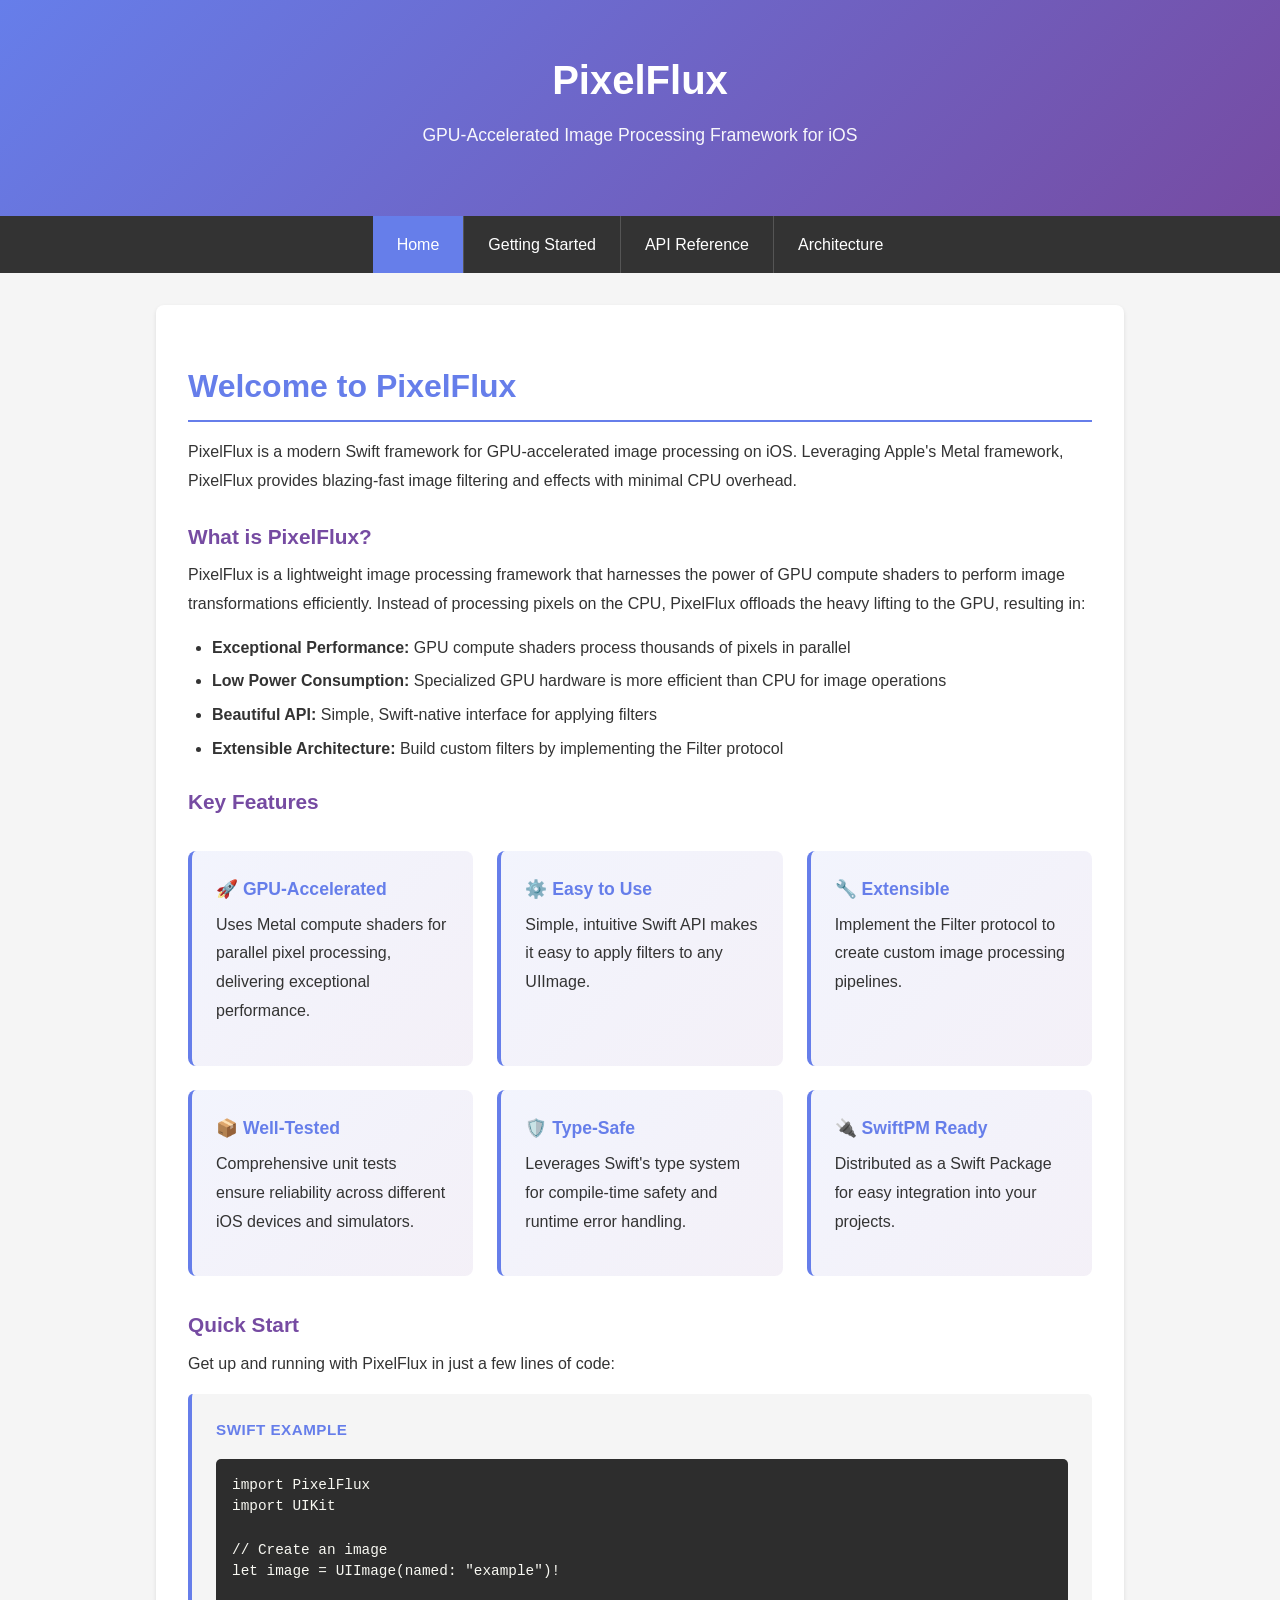
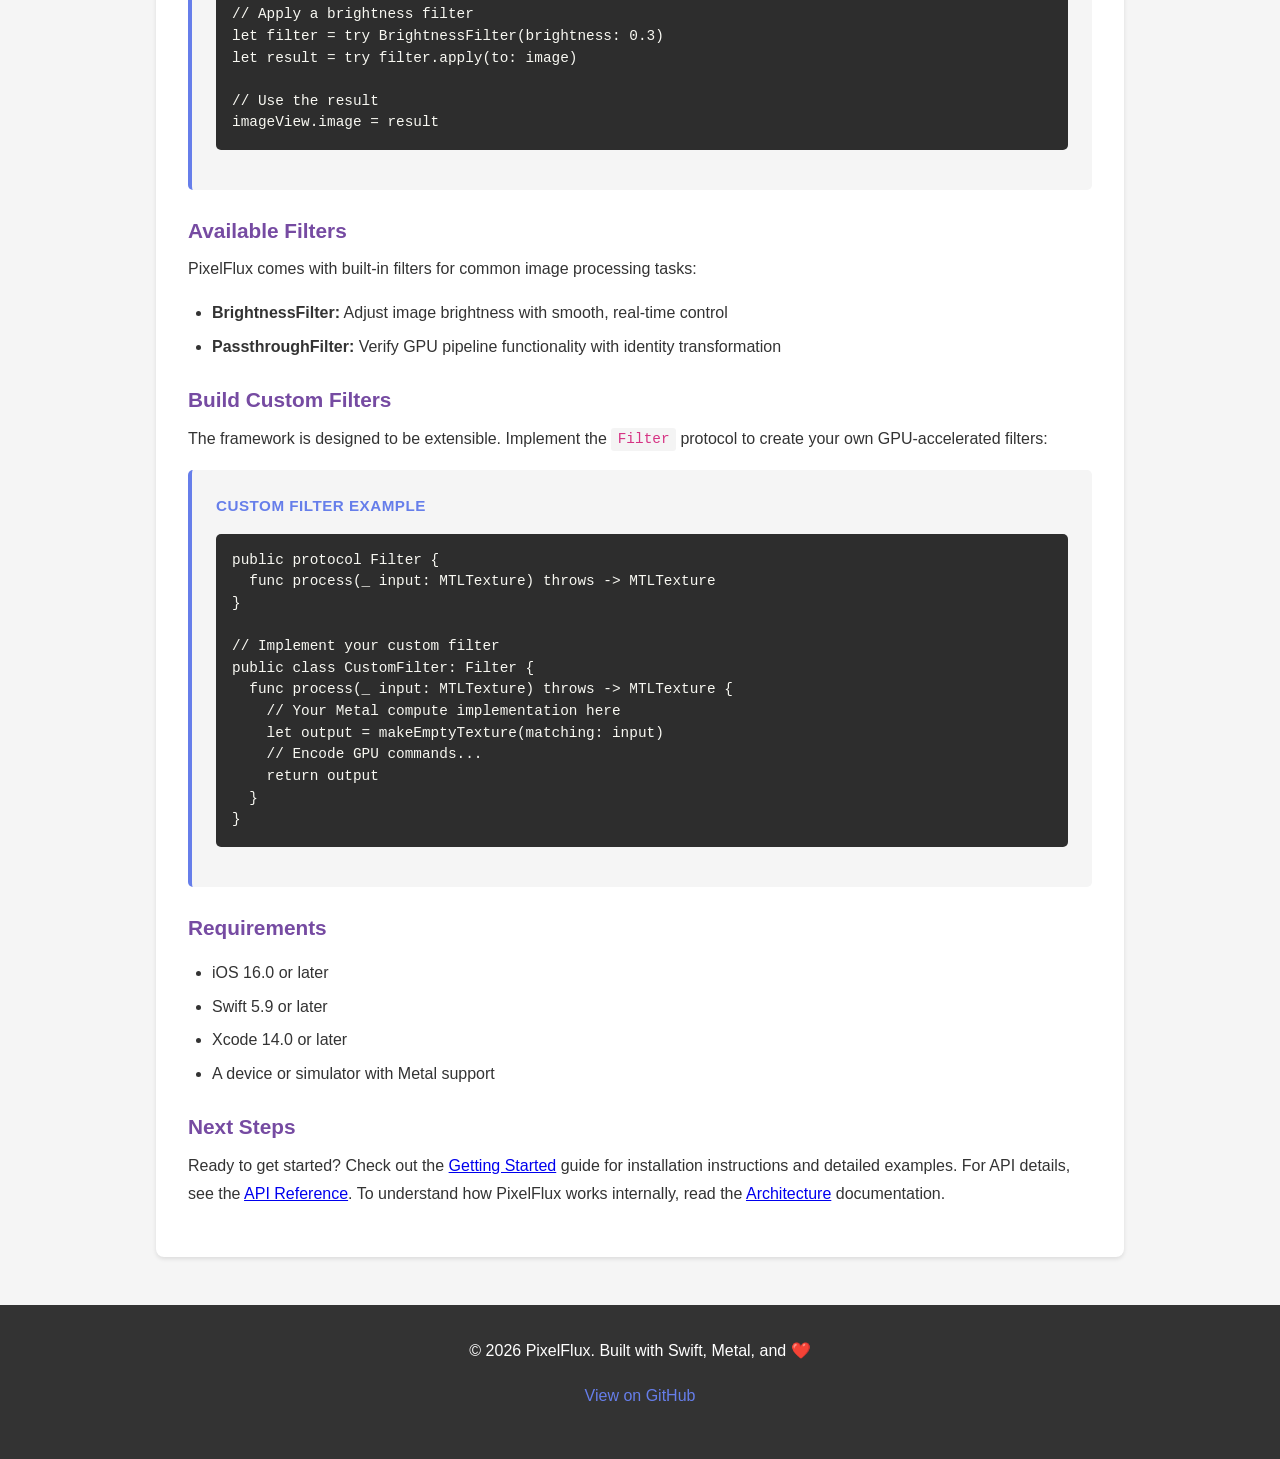
<file: docs/index.html>
<!DOCTYPE html>
<html lang="en">
<head>
  <meta charset="UTF-8">
  <meta name="viewport" content="width=device-width, initial-scale=1.0">
  <title>PixelFlux - GPU-Powered Image Processing for iOS</title>
  <link rel="stylesheet" href="style.css">
</head>
<body>
  <header>
    <h1>PixelFlux</h1>
    <p>GPU-Accelerated Image Processing Framework for iOS</p>
  </header>

  <nav>
    <a href="index.html" class="active">Home</a>
    <a href="getting-started.html">Getting Started</a>
    <a href="api-reference.html">API Reference</a>
    <a href="architecture.html">Architecture</a>
  </nav>

  <main>
    <div class="container">
      <h2>Welcome to PixelFlux</h2>
      <p>PixelFlux is a modern Swift framework for GPU-accelerated image processing on iOS. Leveraging Apple's Metal framework, PixelFlux provides blazing-fast image filtering and effects with minimal CPU overhead.</p>

      <h3>What is PixelFlux?</h3>
      <p>PixelFlux is a lightweight image processing framework that harnesses the power of GPU compute shaders to perform image transformations efficiently. Instead of processing pixels on the CPU, PixelFlux offloads the heavy lifting to the GPU, resulting in:</p>
      <ul>
        <li><strong>Exceptional Performance:</strong> GPU compute shaders process thousands of pixels in parallel</li>
        <li><strong>Low Power Consumption:</strong> Specialized GPU hardware is more efficient than CPU for image operations</li>
        <li><strong>Beautiful API:</strong> Simple, Swift-native interface for applying filters</li>
        <li><strong>Extensible Architecture:</strong> Build custom filters by implementing the Filter protocol</li>
      </ul>

      <h3>Key Features</h3>
      <div class="feature-list">
        <div class="feature-item">
          <h4>🚀 GPU-Accelerated</h4>
          <p>Uses Metal compute shaders for parallel pixel processing, delivering exceptional performance.</p>
        </div>
        <div class="feature-item">
          <h4>⚙️ Easy to Use</h4>
          <p>Simple, intuitive Swift API makes it easy to apply filters to any UIImage.</p>
        </div>
        <div class="feature-item">
          <h4>🔧 Extensible</h4>
          <p>Implement the Filter protocol to create custom image processing pipelines.</p>
        </div>
        <div class="feature-item">
          <h4>📦 Well-Tested</h4>
          <p>Comprehensive unit tests ensure reliability across different iOS devices and simulators.</p>
        </div>
        <div class="feature-item">
          <h4>🛡️ Type-Safe</h4>
          <p>Leverages Swift's type system for compile-time safety and runtime error handling.</p>
        </div>
        <div class="feature-item">
          <h4>🔌 SwiftPM Ready</h4>
          <p>Distributed as a Swift Package for easy integration into your projects.</p>
        </div>
      </div>

      <h3>Quick Start</h3>
      <p>Get up and running with PixelFlux in just a few lines of code:</p>
      <div class="code-example">
        <h5>Swift Example</h5>
        <pre><code>import PixelFlux
import UIKit

// Create an image
let image = UIImage(named: "example")!

// Apply a brightness filter
let filter = try BrightnessFilter(brightness: 0.3)
let result = try filter.apply(to: image)

// Use the result
imageView.image = result</code></pre>
      </div>

      <h3>Available Filters</h3>
      <p>PixelFlux comes with built-in filters for common image processing tasks:</p>
      <ul>
        <li><strong>BrightnessFilter:</strong> Adjust image brightness with smooth, real-time control</li>
        <li><strong>PassthroughFilter:</strong> Verify GPU pipeline functionality with identity transformation</li>
      </ul>

      <h3>Build Custom Filters</h3>
      <p>The framework is designed to be extensible. Implement the <code>Filter</code> protocol to create your own GPU-accelerated filters:</p>
      <div class="code-example">
        <h5>Custom Filter Example</h5>
        <pre><code>public protocol Filter {
  func process(_ input: MTLTexture) throws -> MTLTexture
}

// Implement your custom filter
public class CustomFilter: Filter {
  func process(_ input: MTLTexture) throws -> MTLTexture {
    // Your Metal compute implementation here
    let output = makeEmptyTexture(matching: input)
    // Encode GPU commands...
    return output
  }
}</code></pre>
      </div>

      <h3>Requirements</h3>
      <ul>
        <li>iOS 16.0 or later</li>
        <li>Swift 5.9 or later</li>
        <li>Xcode 14.0 or later</li>
        <li>A device or simulator with Metal support</li>
      </ul>

      <h3>Next Steps</h3>
      <p>Ready to get started? Check out the <a href="getting-started.html">Getting Started</a> guide for installation instructions and detailed examples. For API details, see the <a href="api-reference.html">API Reference</a>. To understand how PixelFlux works internally, read the <a href="architecture.html">Architecture</a> documentation.</p>
    </div>
  </main>

  <footer>
    <p>&copy; 2026 PixelFlux. Built with Swift, Metal, and ❤️</p>
    <p><a href="https://github.com/wailbentafat/PixelFlux" target="_blank">View on GitHub</a></p>
  </footer>
</body>
</html>
</file>
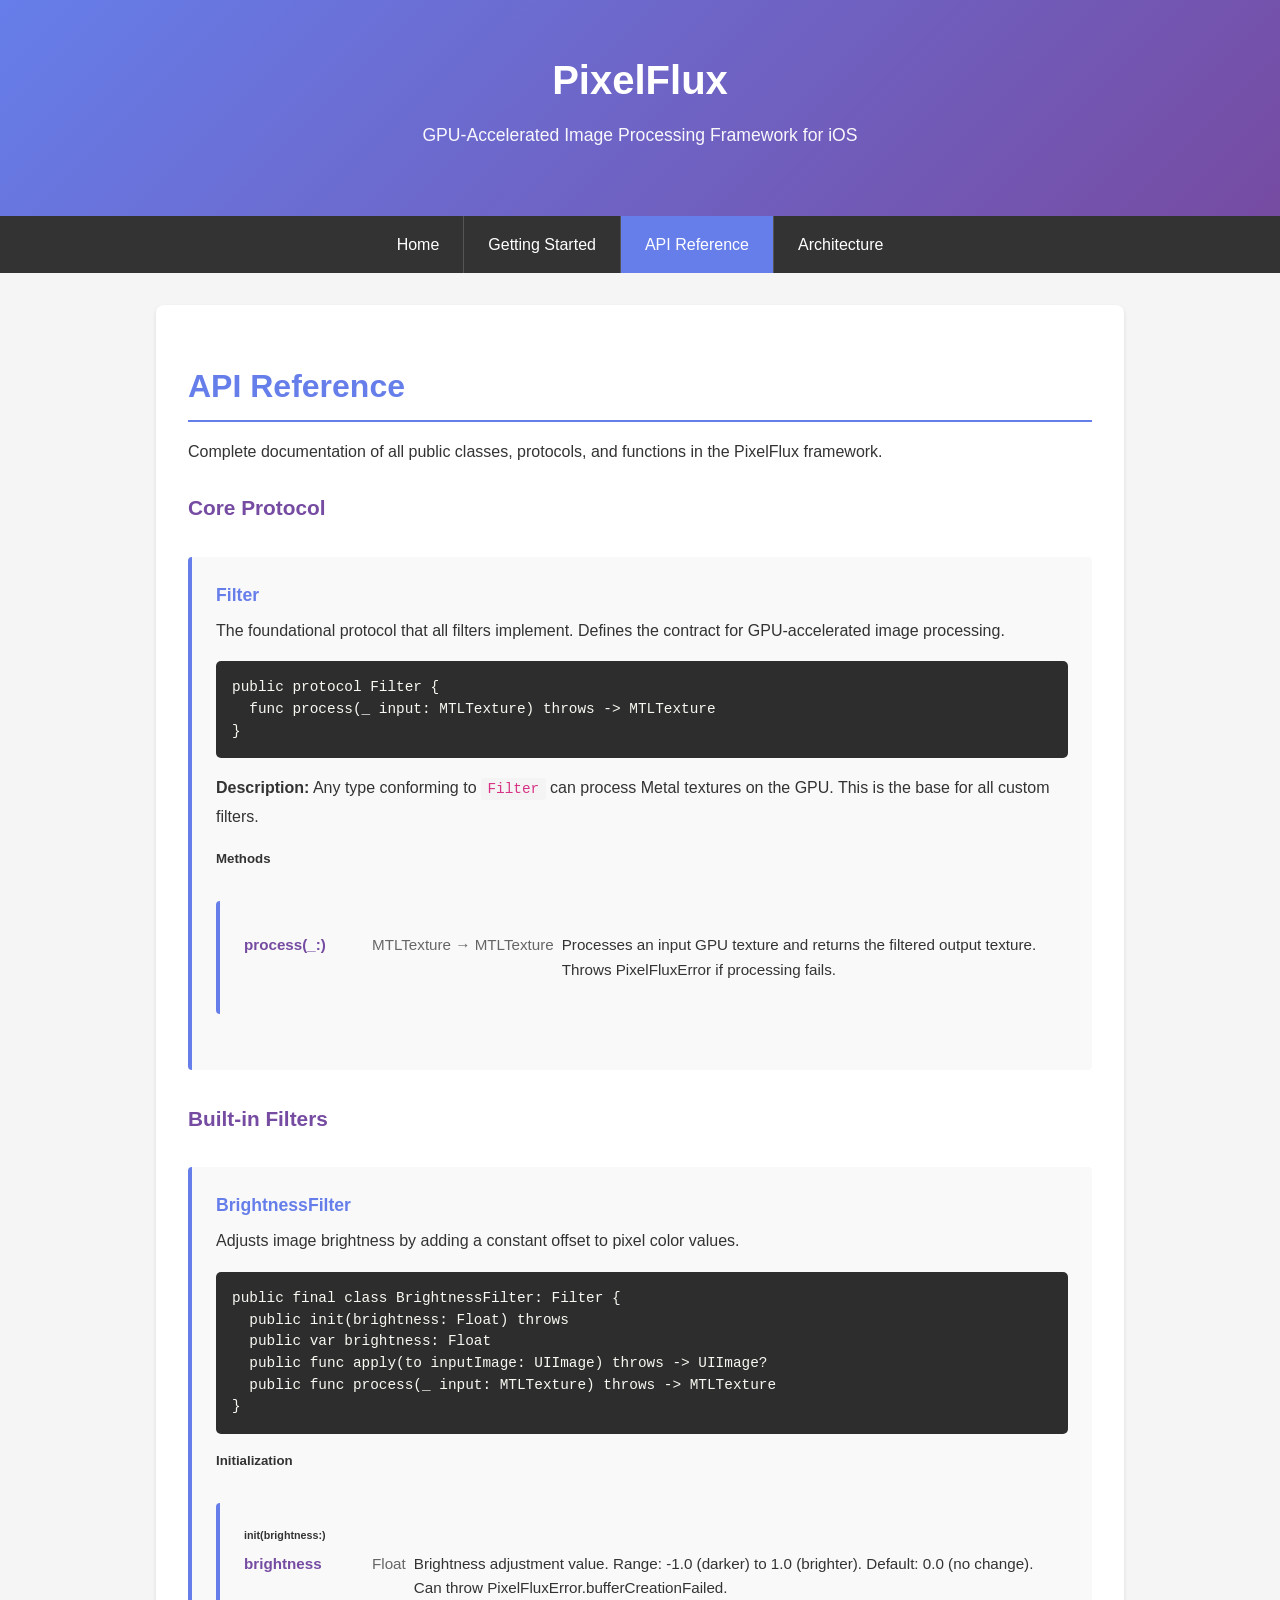
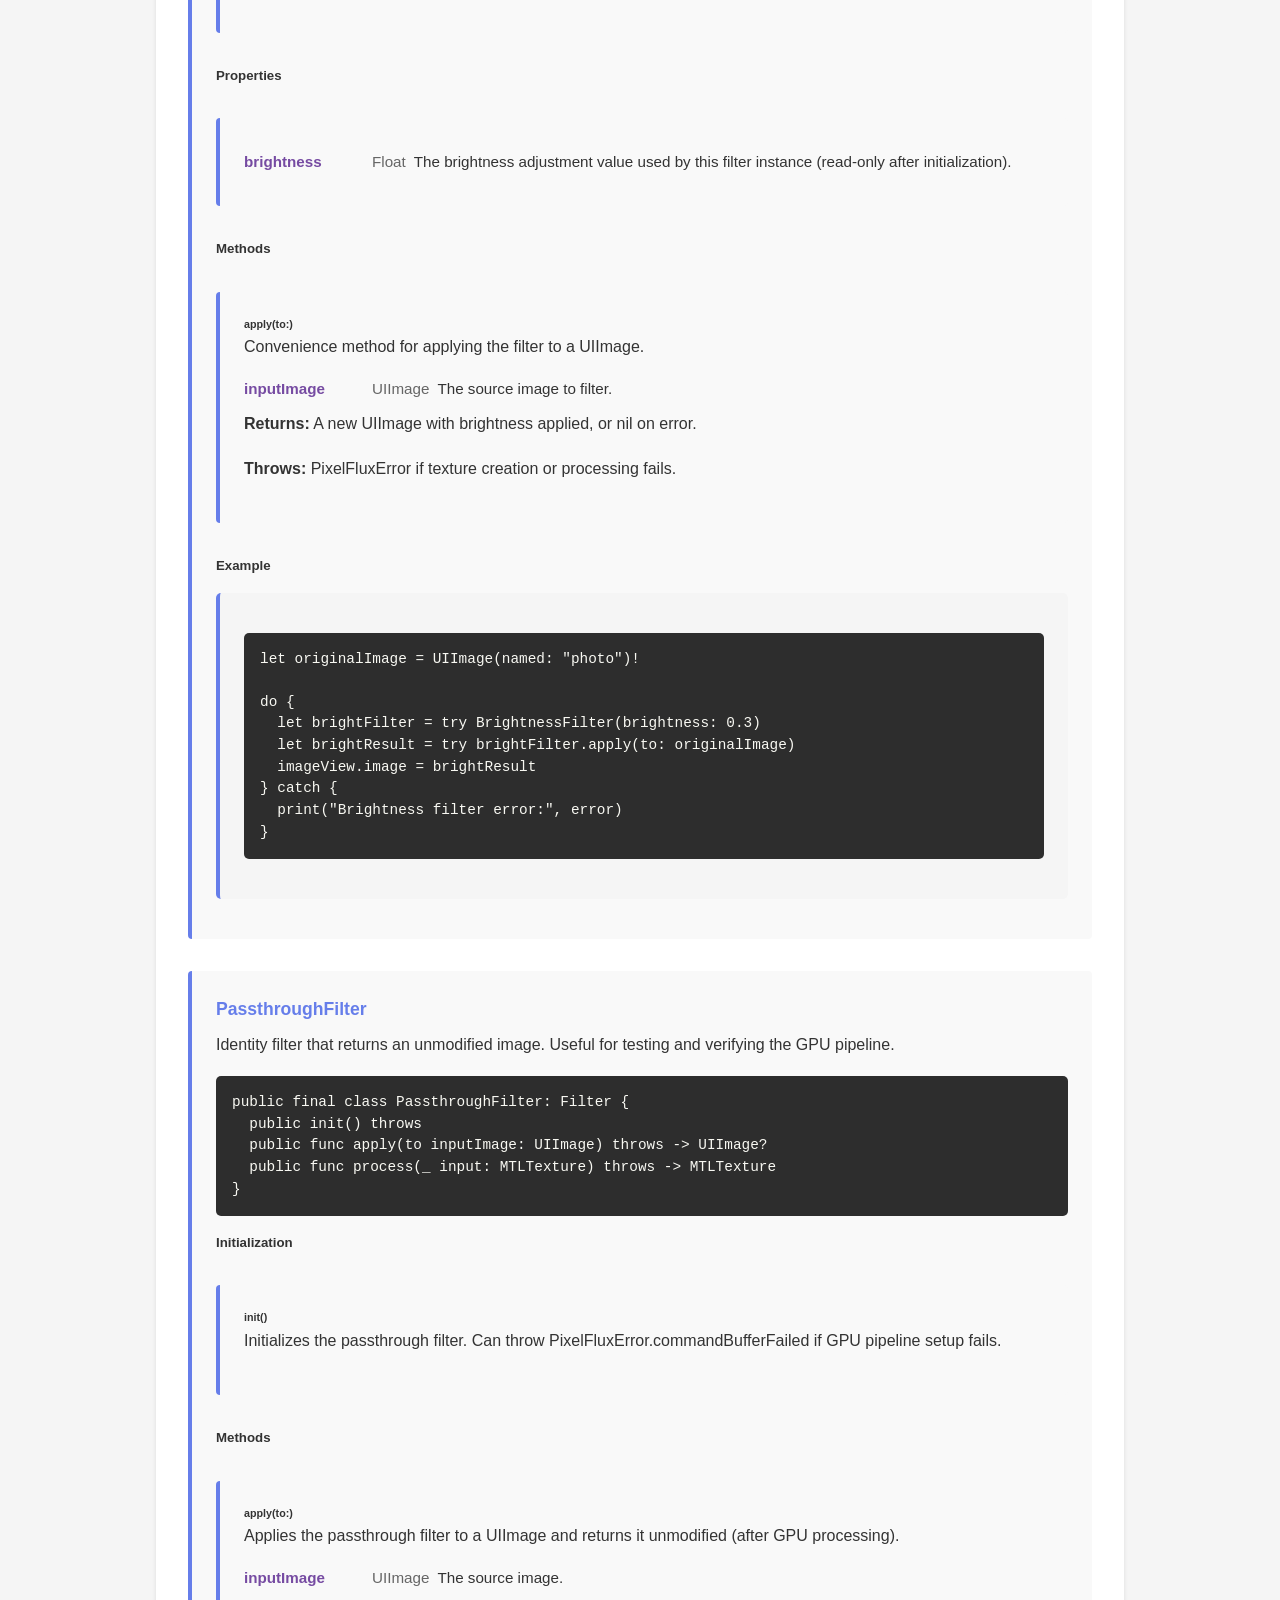
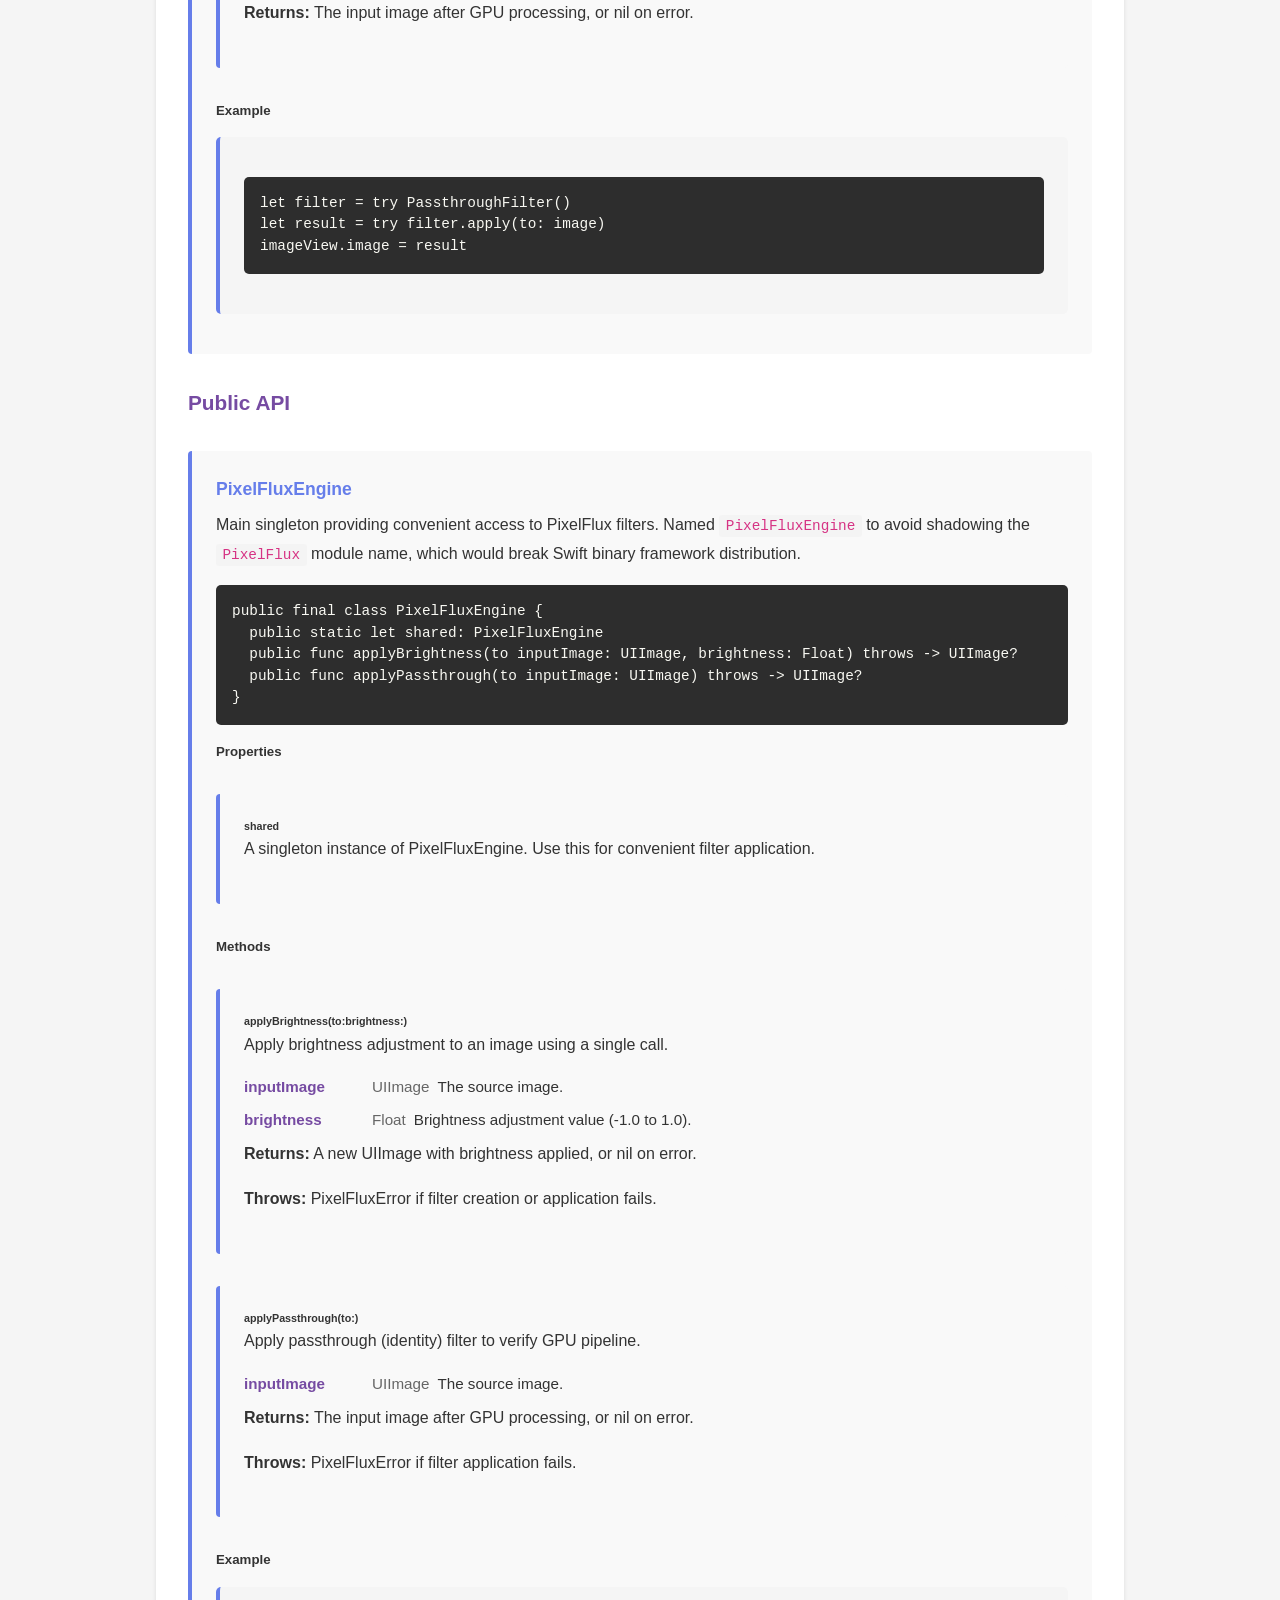
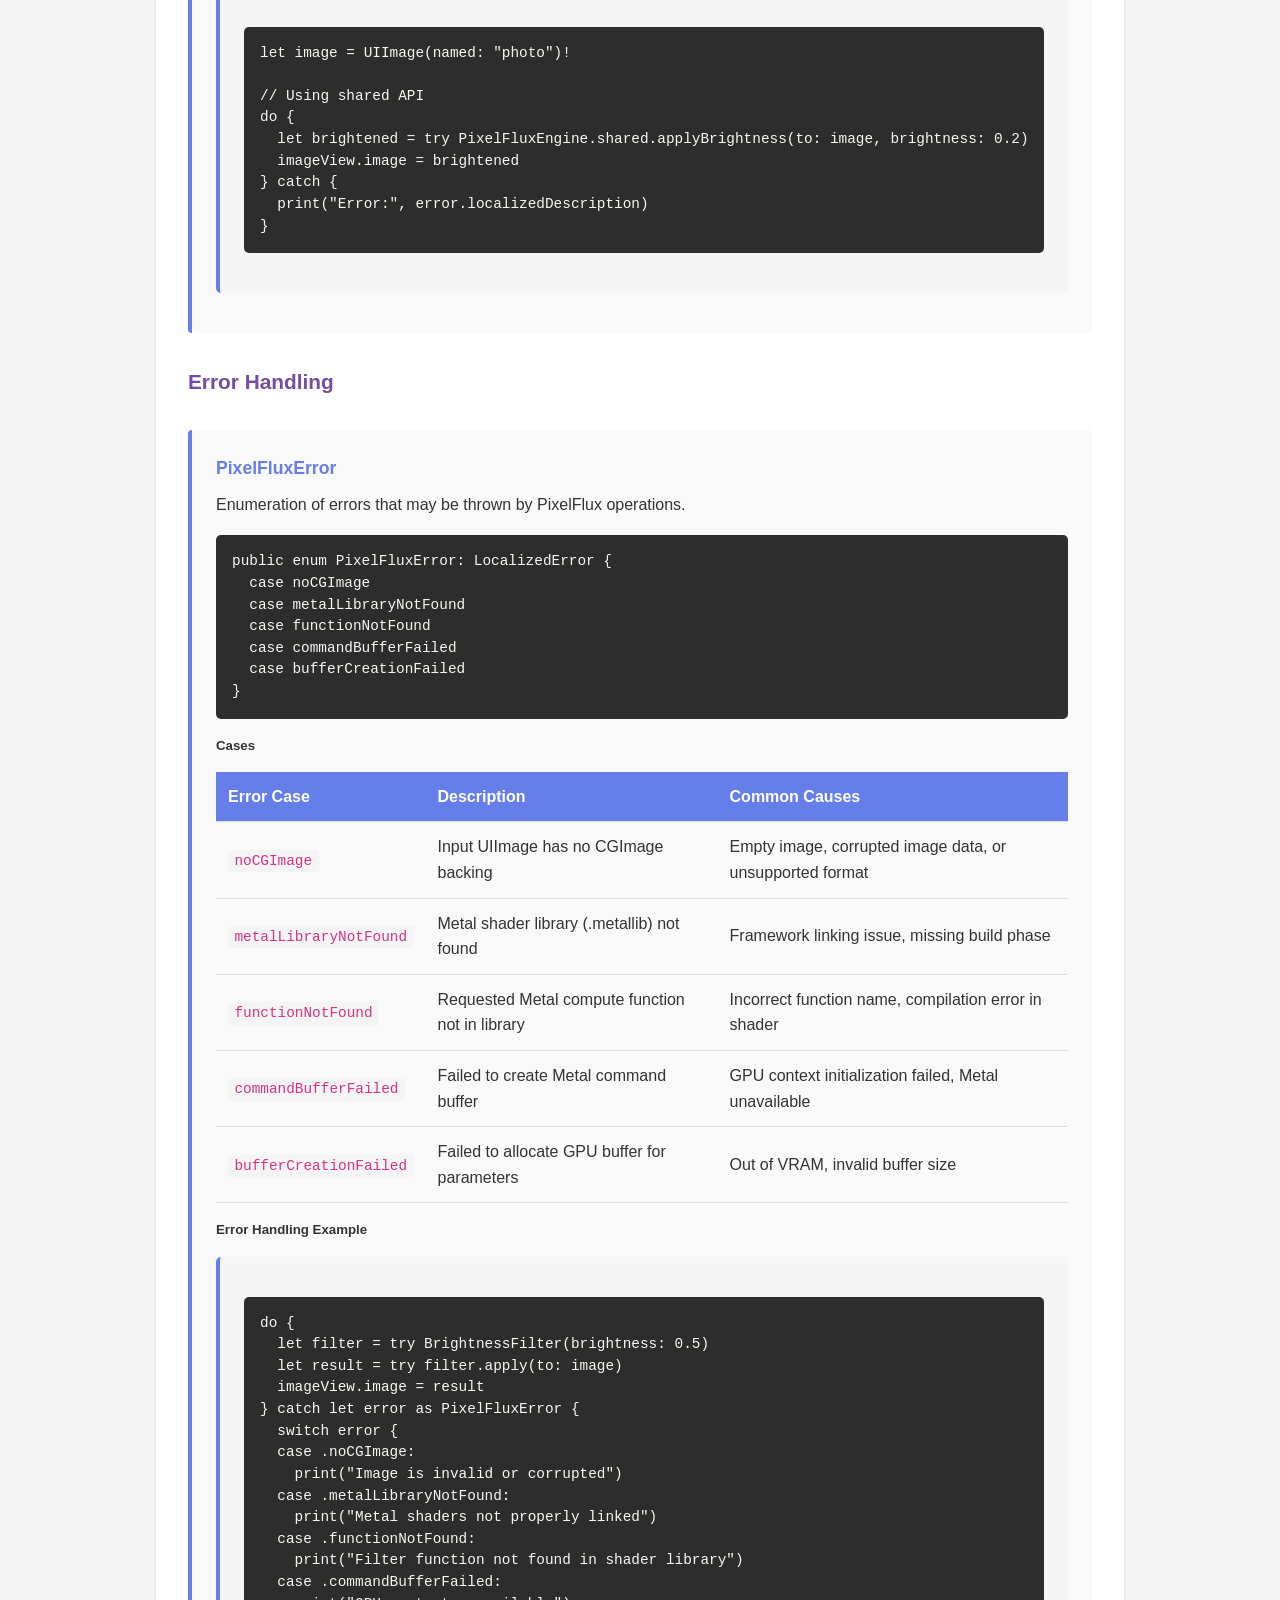
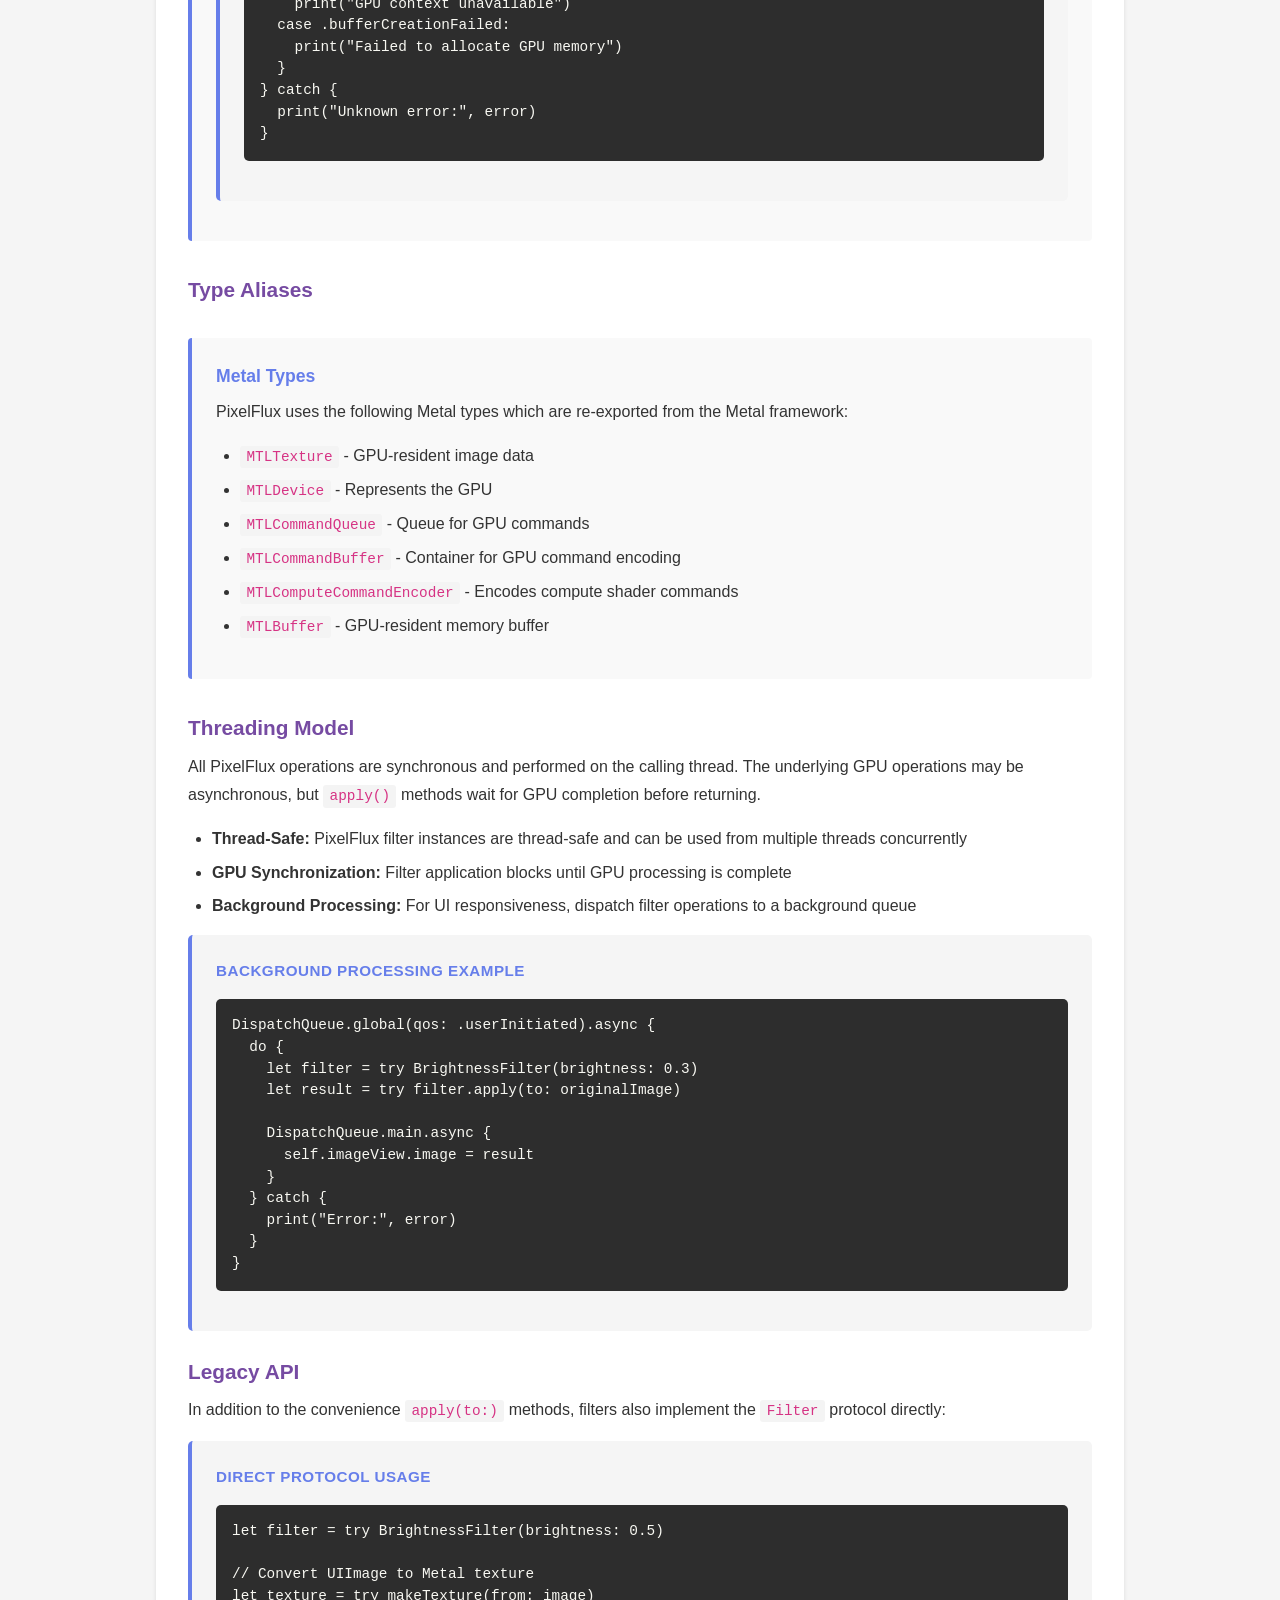
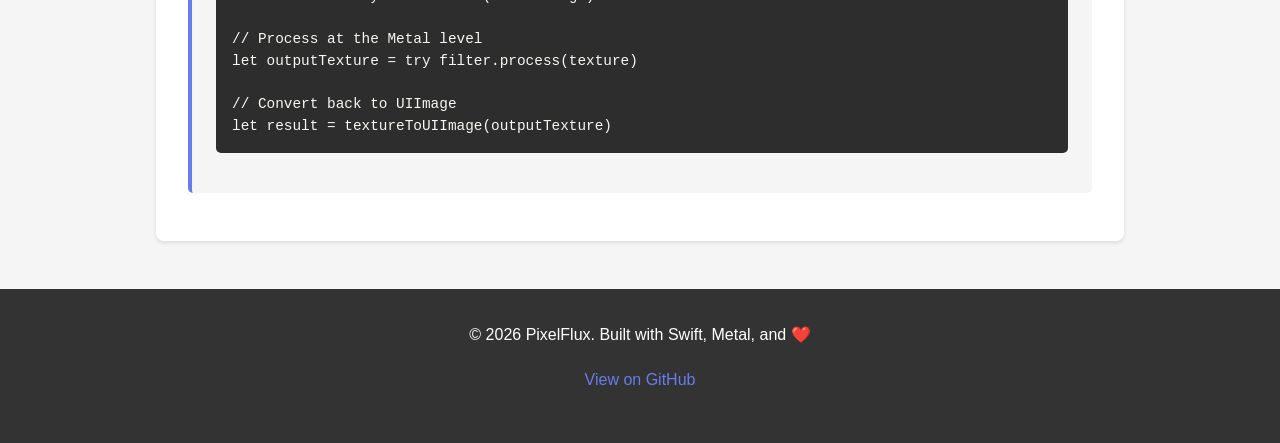
<file: docs/api-reference.html>
<!DOCTYPE html>
<html lang="en">
<head>
  <meta charset="UTF-8">
  <meta name="viewport" content="width=device-width, initial-scale=1.0">
  <title>API Reference - PixelFlux</title>
  <link rel="stylesheet" href="style.css">
</head>
<body>
  <header>
    <h1>PixelFlux</h1>
    <p>GPU-Accelerated Image Processing Framework for iOS</p>
  </header>

  <nav>
    <a href="index.html">Home</a>
    <a href="getting-started.html">Getting Started</a>
    <a href="api-reference.html" class="active">API Reference</a>
    <a href="architecture.html">Architecture</a>
  </nav>

  <main>
    <div class="container">
      <h2>API Reference</h2>
      <p>Complete documentation of all public classes, protocols, and functions in the PixelFlux framework.</p>

      <h3>Core Protocol</h3>

      <div class="api-section">
        <h4>Filter</h4>
        <p>The foundational protocol that all filters implement. Defines the contract for GPU-accelerated image processing.</p>
        <pre><code>public protocol Filter {
  func process(_ input: MTLTexture) throws -> MTLTexture
}</code></pre>
        <p><strong>Description:</strong> Any type conforming to <code>Filter</code> can process Metal textures on the GPU. This is the base for all custom filters.</p>
        <h5>Methods</h5>
        <div class="api-section">
          <div class="parameter">
            <span class="parameter-name">process(_:)</span>
            <span class="parameter-type">MTLTexture → MTLTexture</span>
            <span class="parameter-desc">Processes an input GPU texture and returns the filtered output texture. Throws PixelFluxError if processing fails.</span>
          </div>
        </div>
      </div>

      <h3>Built-in Filters</h3>

      <div class="api-section">
        <h4>BrightnessFilter</h4>
        <p>Adjusts image brightness by adding a constant offset to pixel color values.</p>
        <pre><code>public final class BrightnessFilter: Filter {
  public init(brightness: Float) throws
  public var brightness: Float
  public func apply(to inputImage: UIImage) throws -> UIImage?
  public func process(_ input: MTLTexture) throws -> MTLTexture
}</code></pre>

        <h5>Initialization</h5>
        <div class="api-section">
          <h6>init(brightness:)</h6>
          <div class="parameter">
            <span class="parameter-name">brightness</span>
            <span class="parameter-type">Float</span>
            <span class="parameter-desc">Brightness adjustment value. Range: -1.0 (darker) to 1.0 (brighter). Default: 0.0 (no change). Can throw PixelFluxError.bufferCreationFailed.</span>
          </div>
        </div>

        <h5>Properties</h5>
        <div class="api-section">
          <div class="parameter">
            <span class="parameter-name">brightness</span>
            <span class="parameter-type">Float</span>
            <span class="parameter-desc">The brightness adjustment value used by this filter instance (read-only after initialization).</span>
          </div>
        </div>

        <h5>Methods</h5>
        <div class="api-section">
          <h6>apply(to:)</h6>
          <p>Convenience method for applying the filter to a UIImage.</p>
          <div class="parameter">
            <span class="parameter-name">inputImage</span>
            <span class="parameter-type">UIImage</span>
            <span class="parameter-desc">The source image to filter.</span>
          </div>
          <p><strong>Returns:</strong> A new UIImage with brightness applied, or nil on error.</p>
          <p><strong>Throws:</strong> PixelFluxError if texture creation or processing fails.</p>
        </div>

        <h5>Example</h5>
        <div class="code-example">
          <pre><code>let originalImage = UIImage(named: "photo")!

do {
  let brightFilter = try BrightnessFilter(brightness: 0.3)
  let brightResult = try brightFilter.apply(to: originalImage)
  imageView.image = brightResult
} catch {
  print("Brightness filter error:", error)
}</code></pre>
        </div>
      </div>

      <div class="api-section">
        <h4>PassthroughFilter</h4>
        <p>Identity filter that returns an unmodified image. Useful for testing and verifying the GPU pipeline.</p>
        <pre><code>public final class PassthroughFilter: Filter {
  public init() throws
  public func apply(to inputImage: UIImage) throws -> UIImage?
  public func process(_ input: MTLTexture) throws -> MTLTexture
}</code></pre>

        <h5>Initialization</h5>
        <div class="api-section">
          <h6>init()</h6>
          <p>Initializes the passthrough filter. Can throw PixelFluxError.commandBufferFailed if GPU pipeline setup fails.</p>
        </div>

        <h5>Methods</h5>
        <div class="api-section">
          <h6>apply(to:)</h6>
          <p>Applies the passthrough filter to a UIImage and returns it unmodified (after GPU processing).</p>
          <div class="parameter">
            <span class="parameter-name">inputImage</span>
            <span class="parameter-type">UIImage</span>
            <span class="parameter-desc">The source image.</span>
          </div>
          <p><strong>Returns:</strong> The input image after GPU processing, or nil on error.</p>
        </div>

        <h5>Example</h5>
        <div class="code-example">
          <pre><code>let filter = try PassthroughFilter()
let result = try filter.apply(to: image)
imageView.image = result</code></pre>
        </div>
      </div>

      <h3>Public API</h3>

      <div class="api-section">
        <h4>PixelFluxEngine</h4>
        <p>Main singleton providing convenient access to PixelFlux filters. Named <code>PixelFluxEngine</code> to avoid shadowing the <code>PixelFlux</code> module name, which would break Swift binary framework distribution.</p>
        <pre><code>public final class PixelFluxEngine {
  public static let shared: PixelFluxEngine
  public func applyBrightness(to inputImage: UIImage, brightness: Float) throws -> UIImage?
  public func applyPassthrough(to inputImage: UIImage) throws -> UIImage?
}</code></pre>

        <h5>Properties</h5>
        <div class="api-section">
          <h6>shared</h6>
          <p>A singleton instance of PixelFluxEngine. Use this for convenient filter application.</p>
        </div>

        <h5>Methods</h5>
        <div class="api-section">
          <h6>applyBrightness(to:brightness:)</h6>
          <p>Apply brightness adjustment to an image using a single call.</p>
          <div class="parameter">
            <span class="parameter-name">inputImage</span>
            <span class="parameter-type">UIImage</span>
            <span class="parameter-desc">The source image.</span>
          </div>
          <div class="parameter">
            <span class="parameter-name">brightness</span>
            <span class="parameter-type">Float</span>
            <span class="parameter-desc">Brightness adjustment value (-1.0 to 1.0).</span>
          </div>
          <p><strong>Returns:</strong> A new UIImage with brightness applied, or nil on error.</p>
          <p><strong>Throws:</strong> PixelFluxError if filter creation or application fails.</p>
        </div>

        <div class="api-section">
          <h6>applyPassthrough(to:)</h6>
          <p>Apply passthrough (identity) filter to verify GPU pipeline.</p>
          <div class="parameter">
            <span class="parameter-name">inputImage</span>
            <span class="parameter-type">UIImage</span>
            <span class="parameter-desc">The source image.</span>
          </div>
          <p><strong>Returns:</strong> The input image after GPU processing, or nil on error.</p>
          <p><strong>Throws:</strong> PixelFluxError if filter application fails.</p>
        </div>

        <h5>Example</h5>
        <div class="code-example">
          <pre><code>let image = UIImage(named: "photo")!

// Using shared API
do {
  let brightened = try PixelFluxEngine.shared.applyBrightness(to: image, brightness: 0.2)
  imageView.image = brightened
} catch {
  print("Error:", error.localizedDescription)
}</code></pre>
        </div>
      </div>

      <h3>Error Handling</h3>

      <div class="api-section">
        <h4>PixelFluxError</h4>
        <p>Enumeration of errors that may be thrown by PixelFlux operations.</p>
        <pre><code>public enum PixelFluxError: LocalizedError {
  case noCGImage
  case metalLibraryNotFound
  case functionNotFound
  case commandBufferFailed
  case bufferCreationFailed
}</code></pre>

        <h5>Cases</h5>
        <table>
          <tr>
            <th>Error Case</th>
            <th>Description</th>
            <th>Common Causes</th>
          </tr>
          <tr>
            <td><code>noCGImage</code></td>
            <td>Input UIImage has no CGImage backing</td>
            <td>Empty image, corrupted image data, or unsupported format</td>
          </tr>
          <tr>
            <td><code>metalLibraryNotFound</code></td>
            <td>Metal shader library (.metallib) not found</td>
            <td>Framework linking issue, missing build phase</td>
          </tr>
          <tr>
            <td><code>functionNotFound</code></td>
            <td>Requested Metal compute function not in library</td>
            <td>Incorrect function name, compilation error in shader</td>
          </tr>
          <tr>
            <td><code>commandBufferFailed</code></td>
            <td>Failed to create Metal command buffer</td>
            <td>GPU context initialization failed, Metal unavailable</td>
          </tr>
          <tr>
            <td><code>bufferCreationFailed</code></td>
            <td>Failed to allocate GPU buffer for parameters</td>
            <td>Out of VRAM, invalid buffer size</td>
          </tr>
        </table>

        <h5>Error Handling Example</h5>
        <div class="code-example">
          <pre><code>do {
  let filter = try BrightnessFilter(brightness: 0.5)
  let result = try filter.apply(to: image)
  imageView.image = result
} catch let error as PixelFluxError {
  switch error {
  case .noCGImage:
    print("Image is invalid or corrupted")
  case .metalLibraryNotFound:
    print("Metal shaders not properly linked")
  case .functionNotFound:
    print("Filter function not found in shader library")
  case .commandBufferFailed:
    print("GPU context unavailable")
  case .bufferCreationFailed:
    print("Failed to allocate GPU memory")
  }
} catch {
  print("Unknown error:", error)
}</code></pre>
        </div>
      </div>

      <h3>Type Aliases</h3>

      <div class="api-section">
        <h4>Metal Types</h4>
        <p>PixelFlux uses the following Metal types which are re-exported from the Metal framework:</p>
        <ul>
          <li><code>MTLTexture</code> - GPU-resident image data</li>
          <li><code>MTLDevice</code> - Represents the GPU</li>
          <li><code>MTLCommandQueue</code> - Queue for GPU commands</li>
          <li><code>MTLCommandBuffer</code> - Container for GPU command encoding</li>
          <li><code>MTLComputeCommandEncoder</code> - Encodes compute shader commands</li>
          <li><code>MTLBuffer</code> - GPU-resident memory buffer</li>
        </ul>
      </div>

      <h3>Threading Model</h3>
      <p>All PixelFlux operations are synchronous and performed on the calling thread. The underlying GPU operations may be asynchronous, but <code>apply()</code> methods wait for GPU completion before returning.</p>
      <ul>
        <li><strong>Thread-Safe:</strong> PixelFlux filter instances are thread-safe and can be used from multiple threads concurrently</li>
        <li><strong>GPU Synchronization:</strong> Filter application blocks until GPU processing is complete</li>
        <li><strong>Background Processing:</strong> For UI responsiveness, dispatch filter operations to a background queue</li>
      </ul>

      <div class="code-example">
        <h5>Background Processing Example</h5>
        <pre><code>DispatchQueue.global(qos: .userInitiated).async {
  do {
    let filter = try BrightnessFilter(brightness: 0.3)
    let result = try filter.apply(to: originalImage)

    DispatchQueue.main.async {
      self.imageView.image = result
    }
  } catch {
    print("Error:", error)
  }
}</code></pre>
      </div>

      <h3>Legacy API</h3>
      <p>In addition to the convenience <code>apply(to:)</code> methods, filters also implement the <code>Filter</code> protocol directly:</p>
      <div class="code-example">
        <h5>Direct Protocol Usage</h5>
        <pre><code>let filter = try BrightnessFilter(brightness: 0.5)

// Convert UIImage to Metal texture
let texture = try makeTexture(from: image)

// Process at the Metal level
let outputTexture = try filter.process(texture)

// Convert back to UIImage
let result = textureToUIImage(outputTexture)</code></pre>
      </div>
    </div>
  </main>

  <footer>
    <p>&copy; 2026 PixelFlux. Built with Swift, Metal, and ❤️</p>
    <p><a href="https://github.com/wailbentafat/PixelFlux" target="_blank">View on GitHub</a></p>
  </footer>
</body>
</html>
</file>
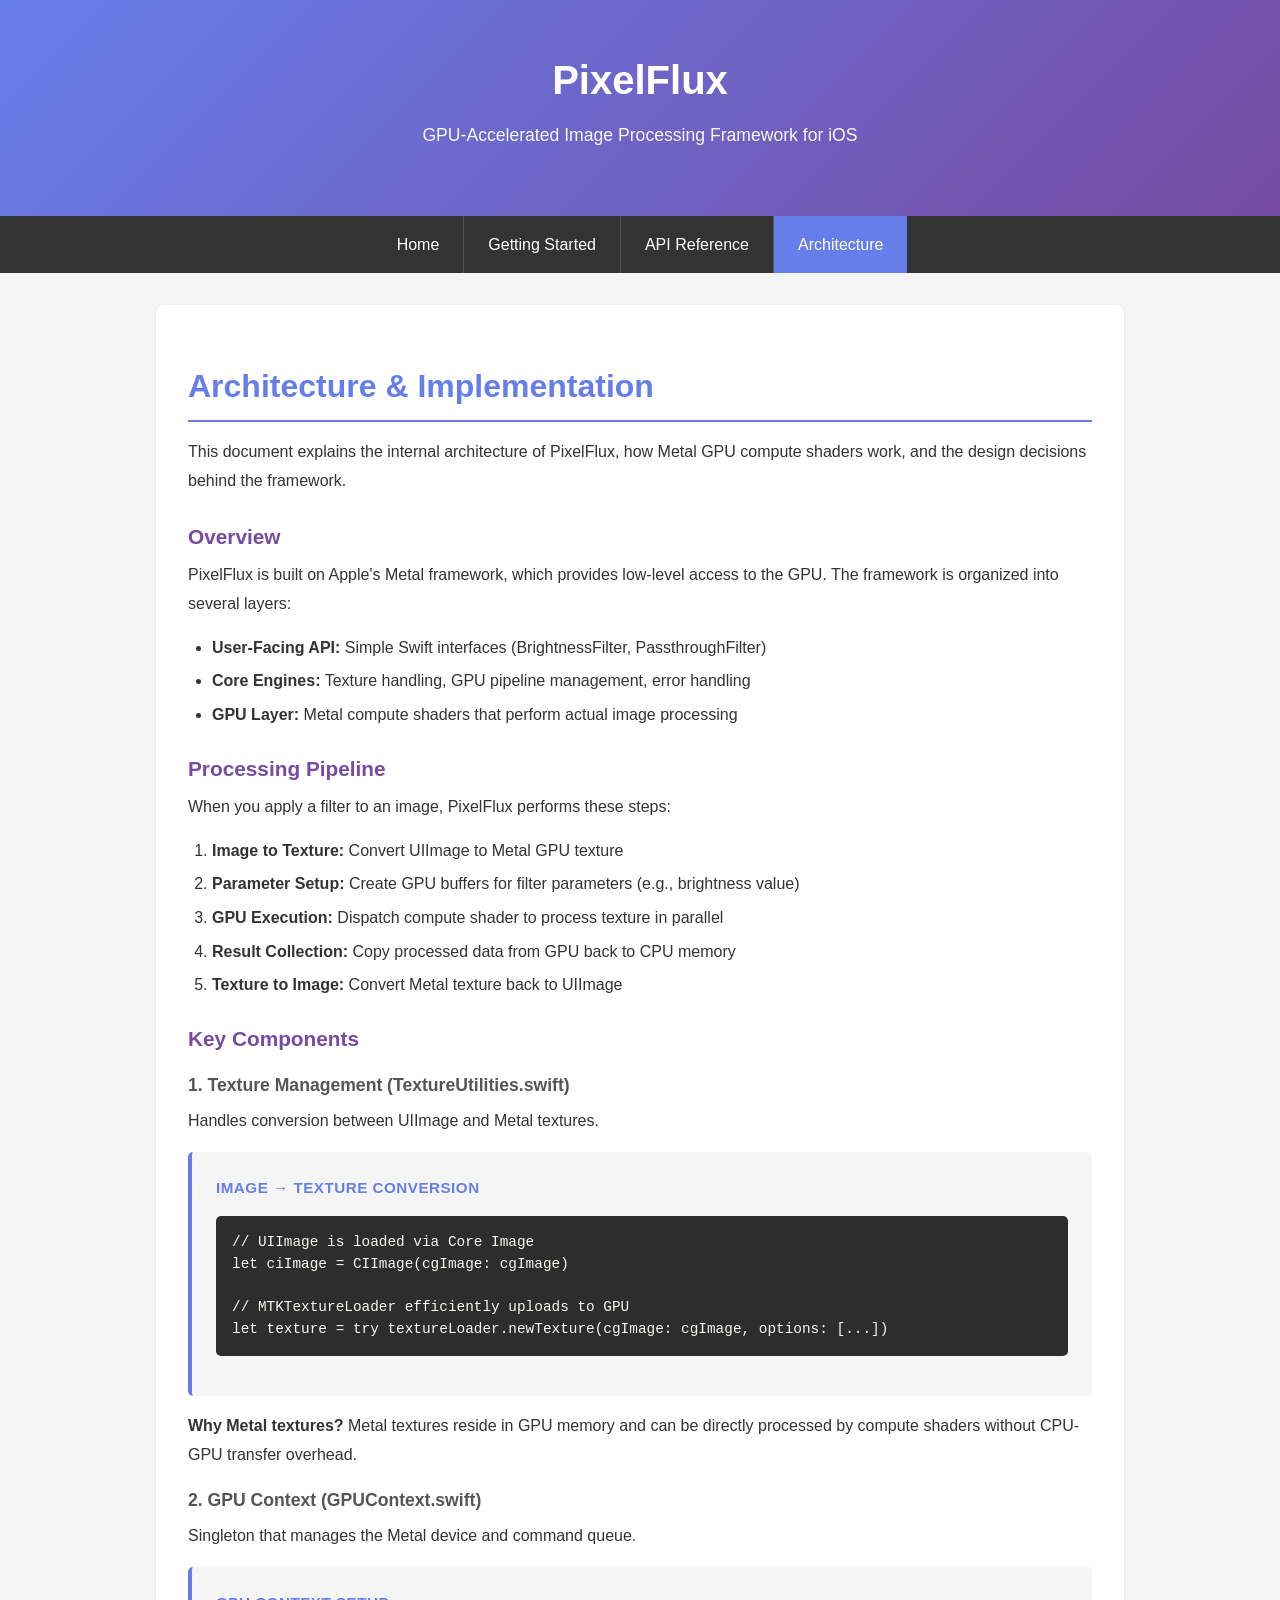
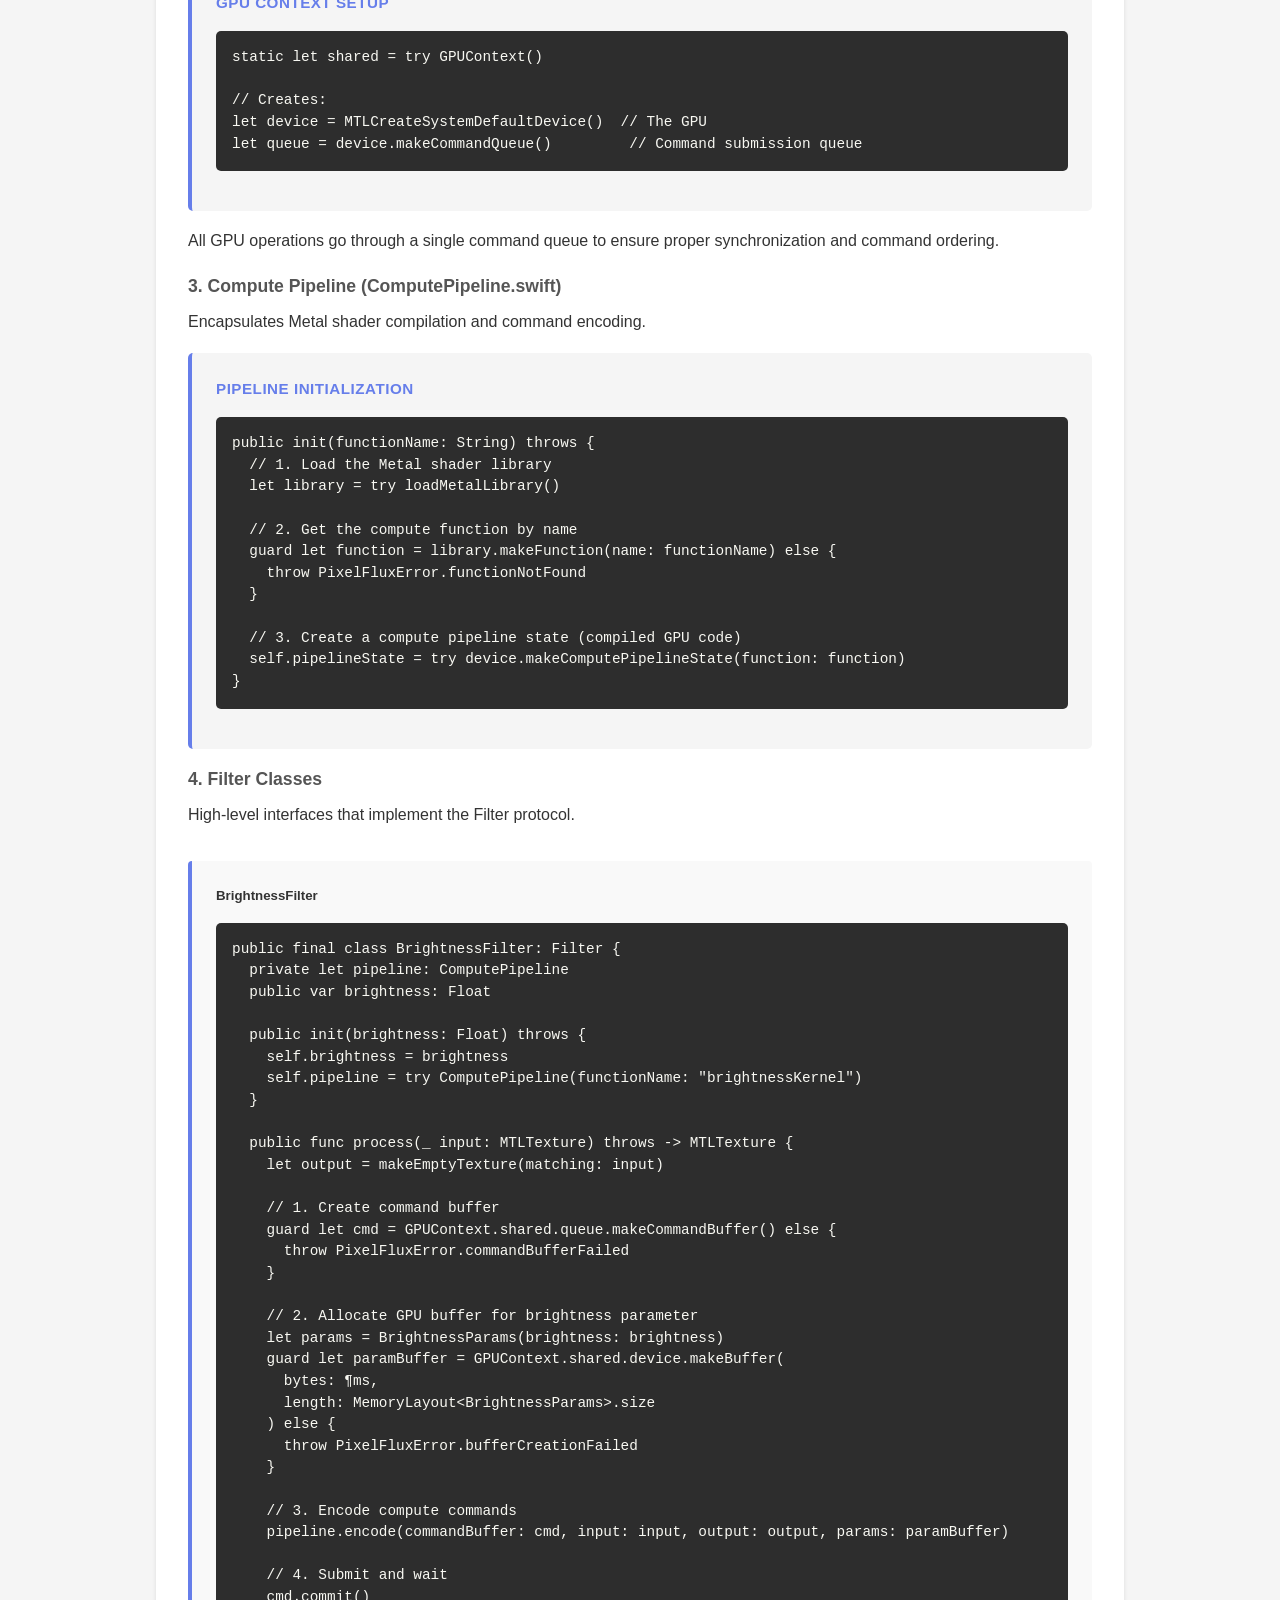
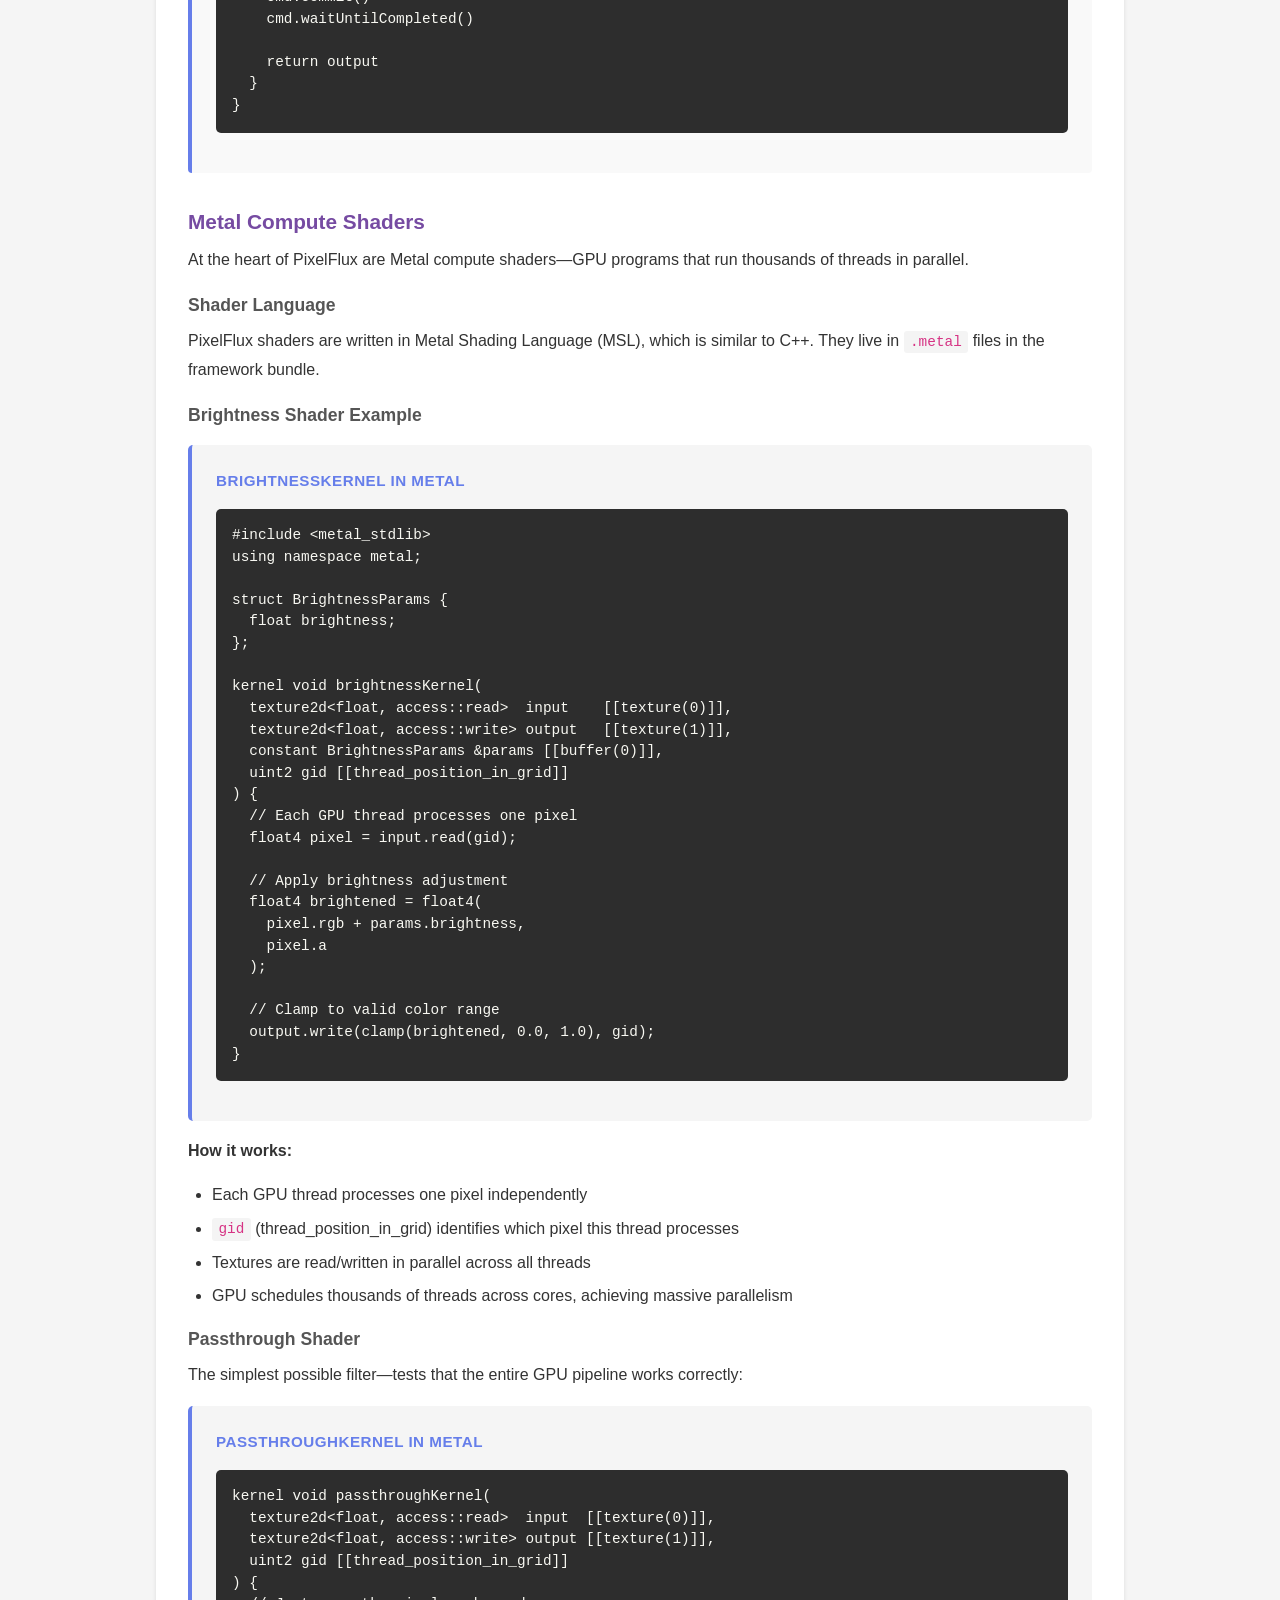
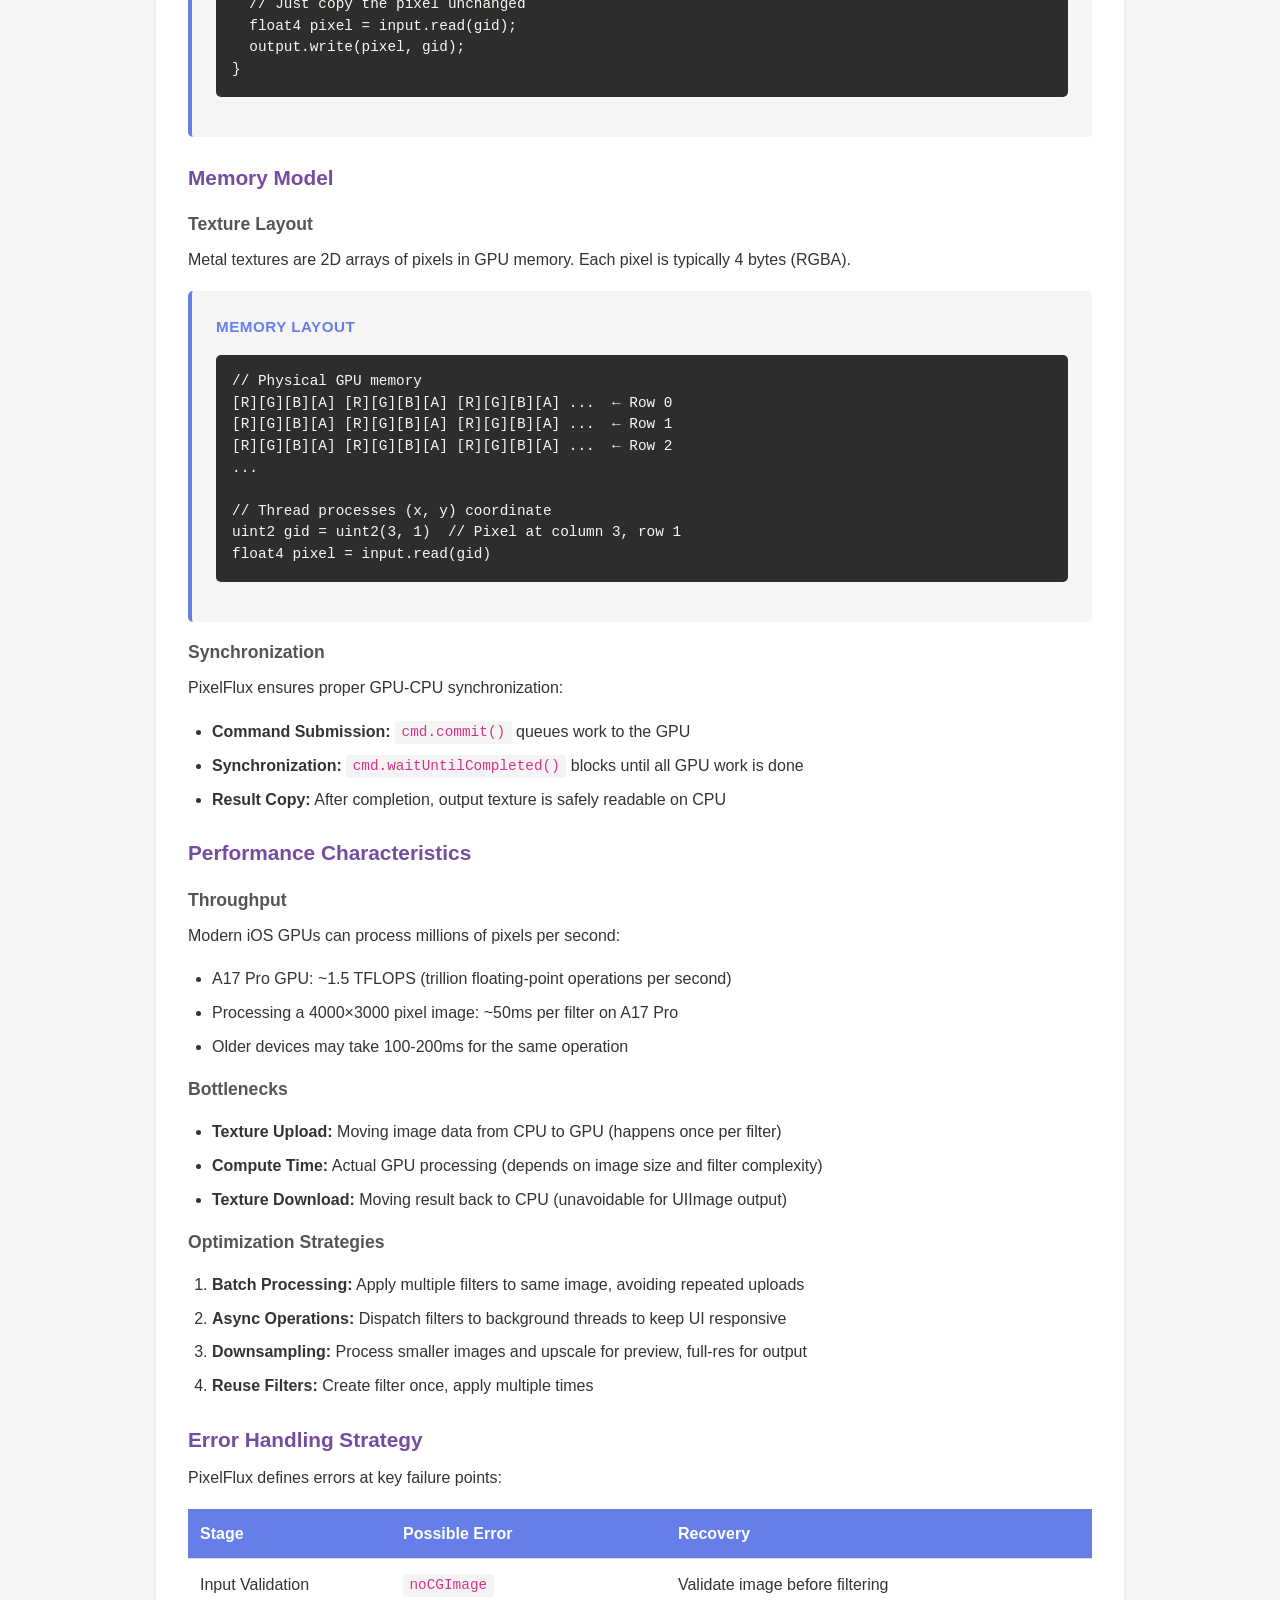
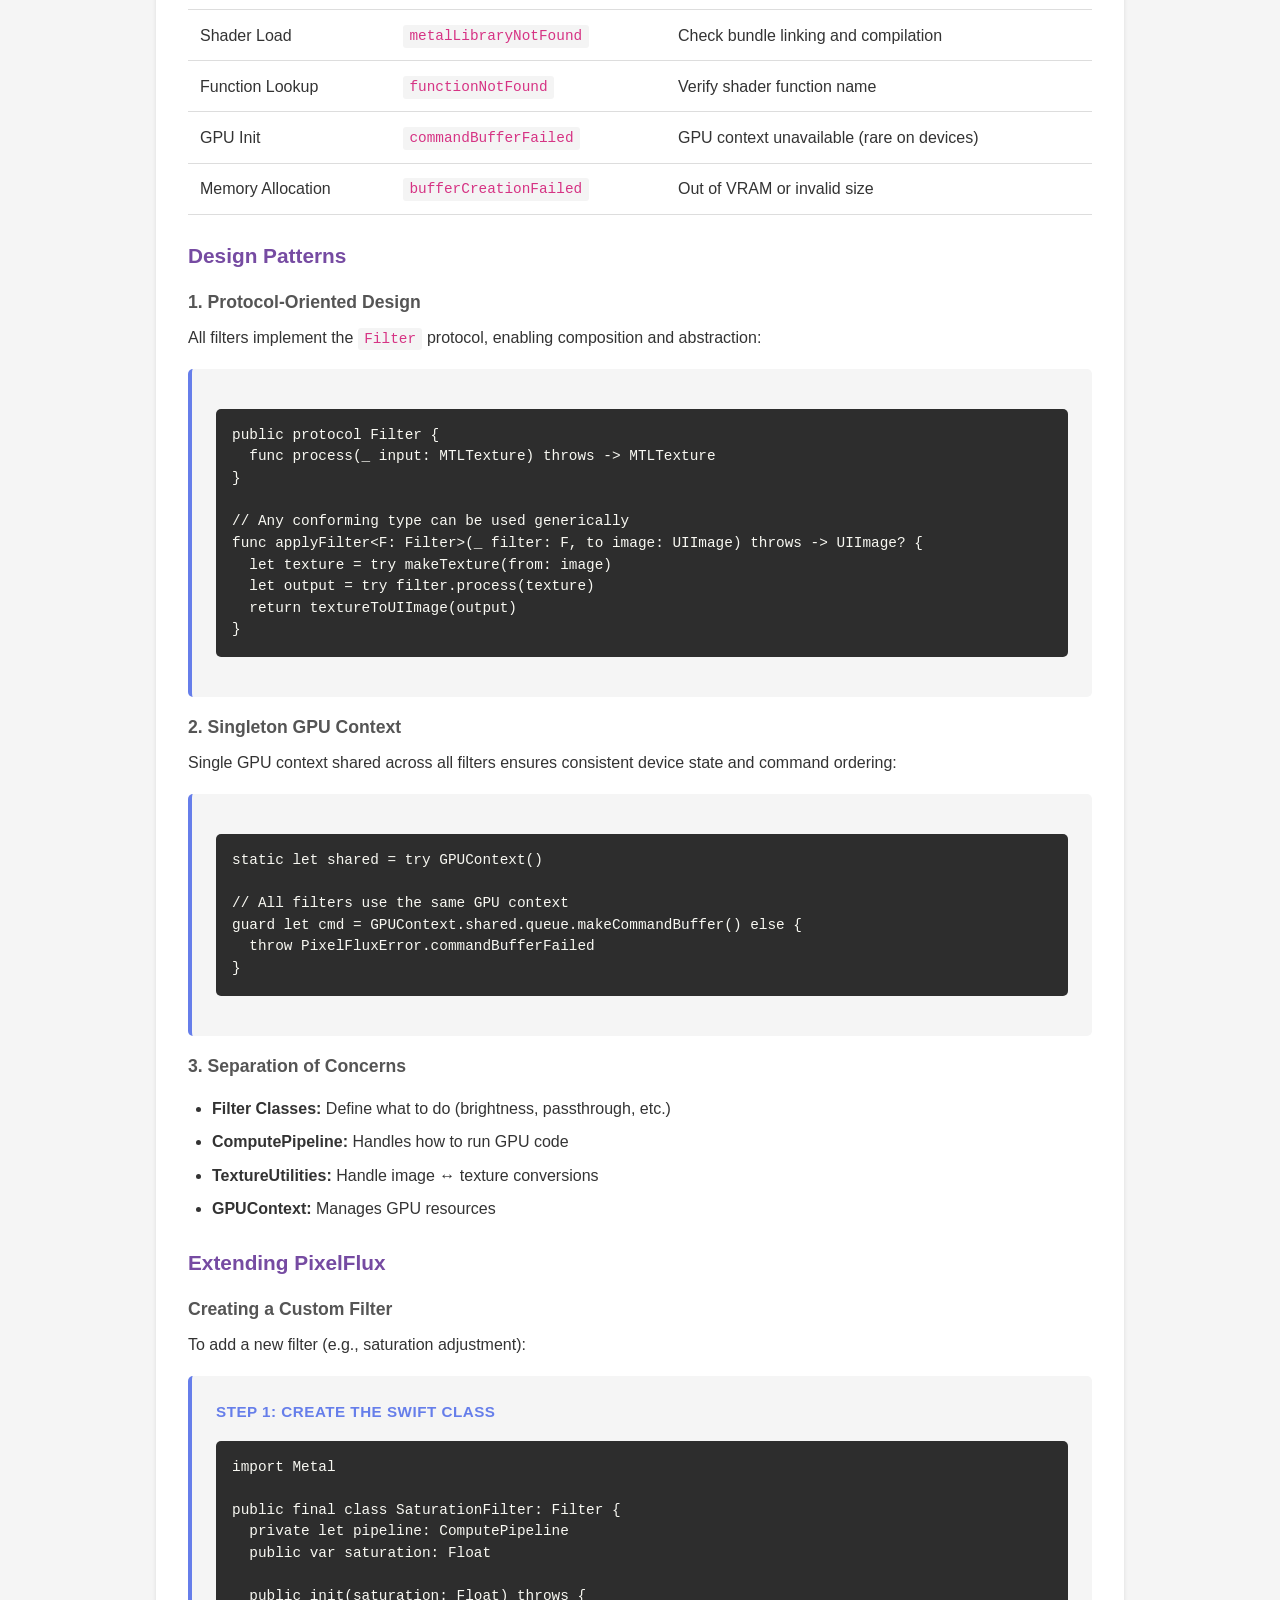
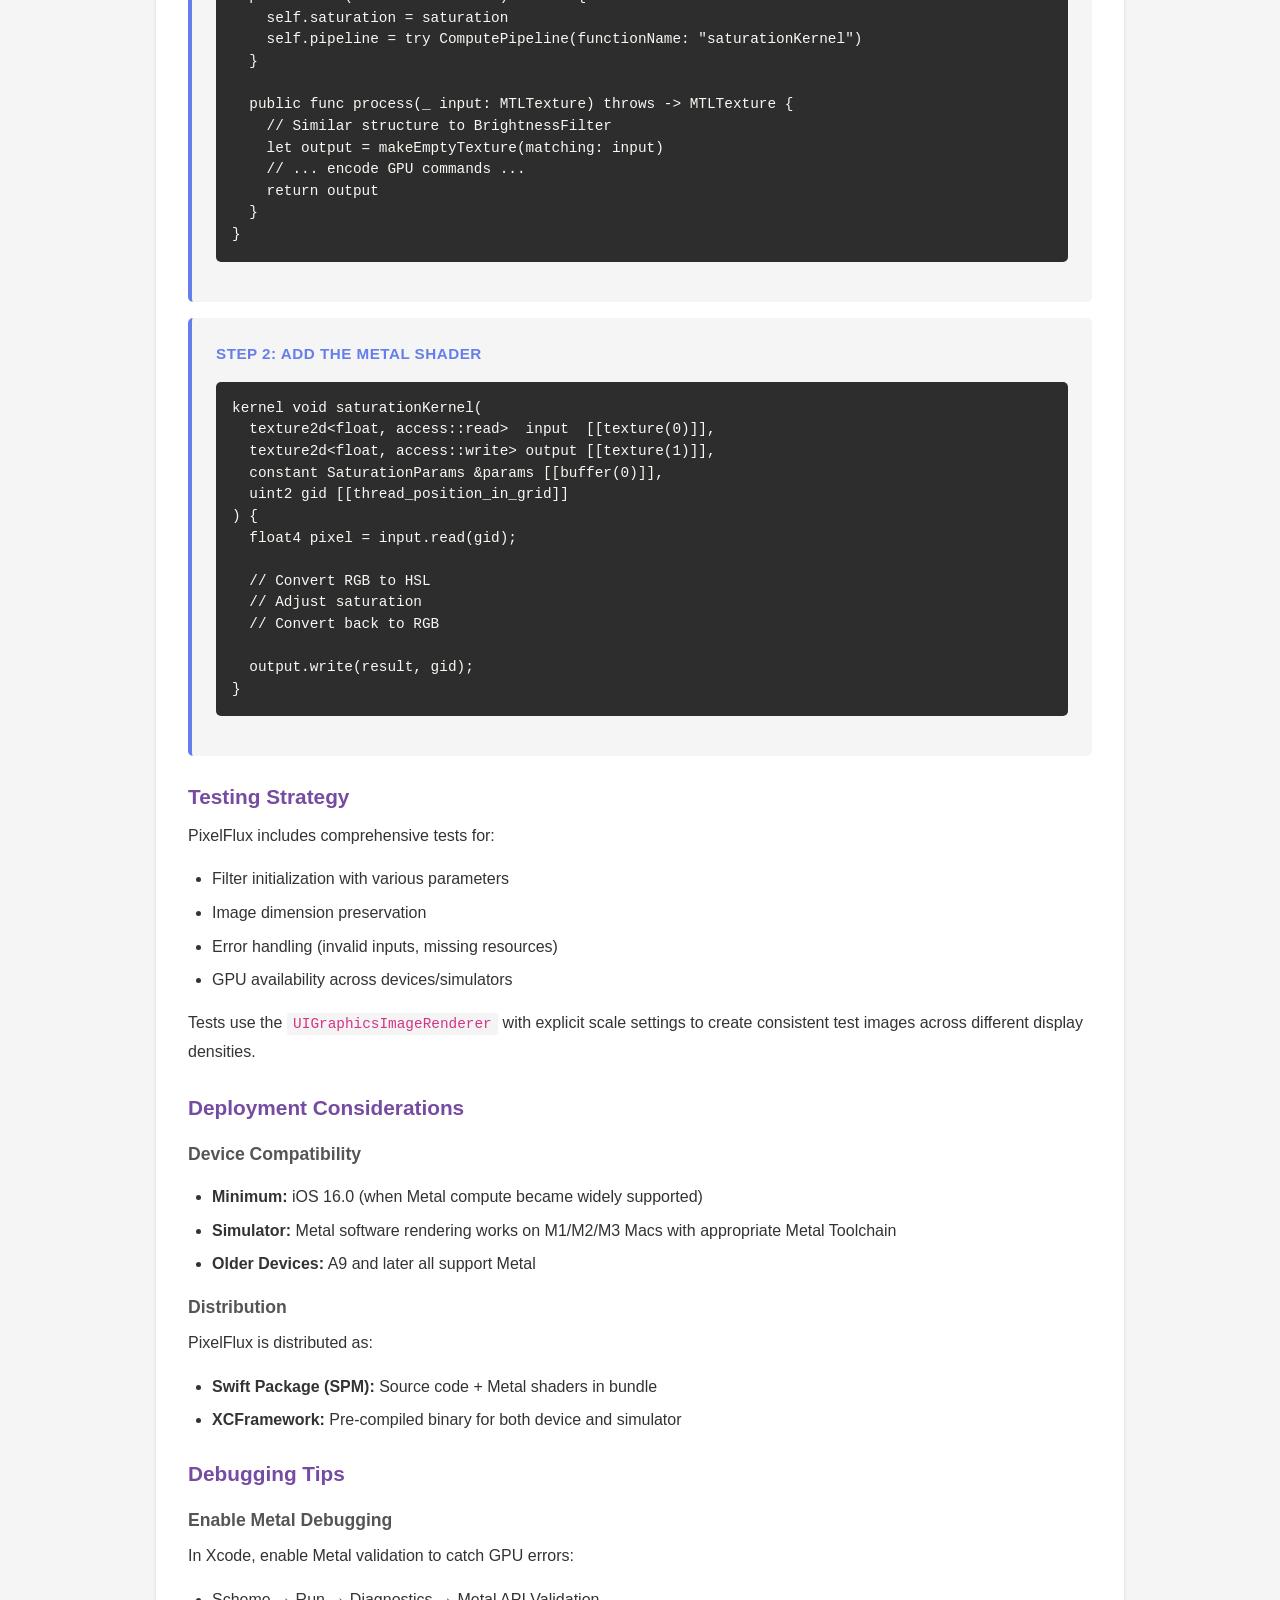
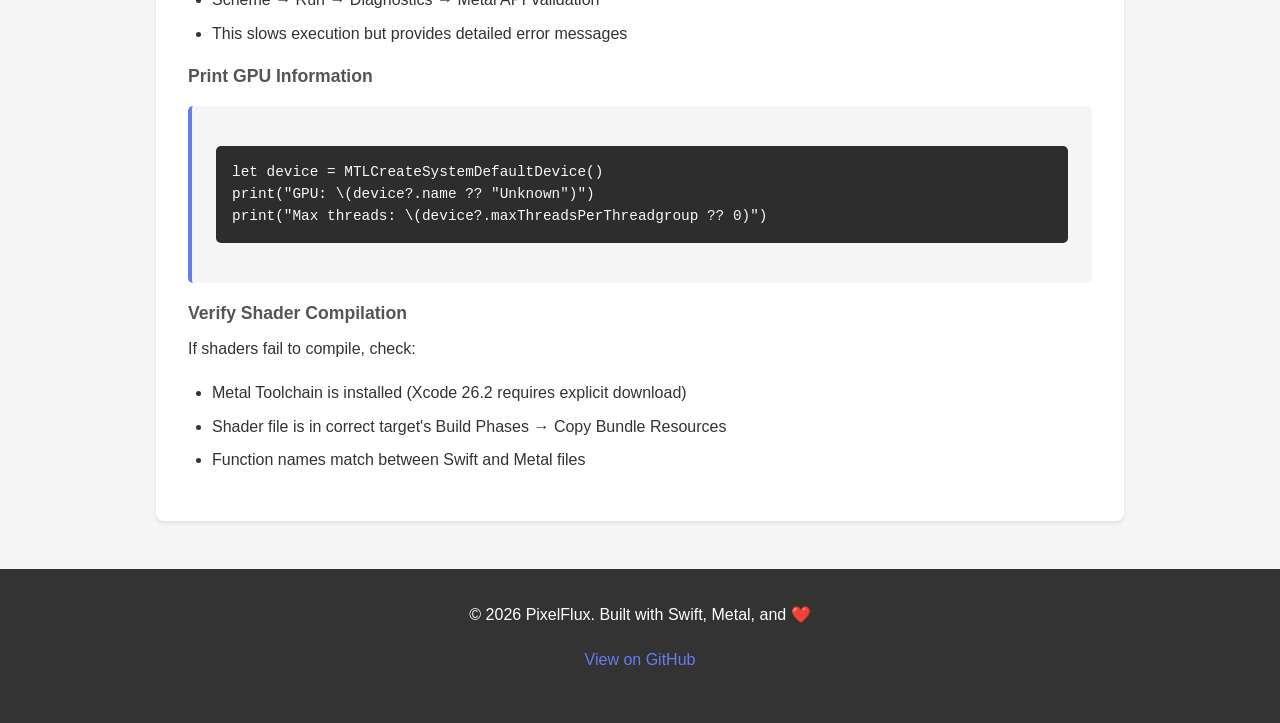
<file: docs/architecture.html>
<!DOCTYPE html>
<html lang="en">
<head>
  <meta charset="UTF-8">
  <meta name="viewport" content="width=device-width, initial-scale=1.0">
  <title>Architecture - PixelFlux</title>
  <link rel="stylesheet" href="style.css">
</head>
<body>
  <header>
    <h1>PixelFlux</h1>
    <p>GPU-Accelerated Image Processing Framework for iOS</p>
  </header>

  <nav>
    <a href="index.html">Home</a>
    <a href="getting-started.html">Getting Started</a>
    <a href="api-reference.html">API Reference</a>
    <a href="architecture.html" class="active">Architecture</a>
  </nav>

  <main>
    <div class="container">
      <h2>Architecture & Implementation</h2>
      <p>This document explains the internal architecture of PixelFlux, how Metal GPU compute shaders work, and the design decisions behind the framework.</p>

      <h3>Overview</h3>
      <p>PixelFlux is built on Apple's Metal framework, which provides low-level access to the GPU. The framework is organized into several layers:</p>
      <ul>
        <li><strong>User-Facing API:</strong> Simple Swift interfaces (BrightnessFilter, PassthroughFilter)</li>
        <li><strong>Core Engines:</strong> Texture handling, GPU pipeline management, error handling</li>
        <li><strong>GPU Layer:</strong> Metal compute shaders that perform actual image processing</li>
      </ul>

      <h3>Processing Pipeline</h3>
      <p>When you apply a filter to an image, PixelFlux performs these steps:</p>
      <ol>
        <li><strong>Image to Texture:</strong> Convert UIImage to Metal GPU texture</li>
        <li><strong>Parameter Setup:</strong> Create GPU buffers for filter parameters (e.g., brightness value)</li>
        <li><strong>GPU Execution:</strong> Dispatch compute shader to process texture in parallel</li>
        <li><strong>Result Collection:</strong> Copy processed data from GPU back to CPU memory</li>
        <li><strong>Texture to Image:</strong> Convert Metal texture back to UIImage</li>
      </ol>

      <h3>Key Components</h3>

      <h4>1. Texture Management (TextureUtilities.swift)</h4>
      <p>Handles conversion between UIImage and Metal textures.</p>
      <div class="code-example">
        <h5>Image → Texture Conversion</h5>
        <pre><code>// UIImage is loaded via Core Image
let ciImage = CIImage(cgImage: cgImage)

// MTKTextureLoader efficiently uploads to GPU
let texture = try textureLoader.newTexture(cgImage: cgImage, options: [...])
</code></pre>
      </div>
      <p><strong>Why Metal textures?</strong> Metal textures reside in GPU memory and can be directly processed by compute shaders without CPU-GPU transfer overhead.</p>

      <h4>2. GPU Context (GPUContext.swift)</h4>
      <p>Singleton that manages the Metal device and command queue.</p>
      <div class="code-example">
        <h5>GPU Context Setup</h5>
        <pre><code>static let shared = try GPUContext()

// Creates:
let device = MTLCreateSystemDefaultDevice()  // The GPU
let queue = device.makeCommandQueue()         // Command submission queue
</code></pre>
      </div>
      <p>All GPU operations go through a single command queue to ensure proper synchronization and command ordering.</p>

      <h4>3. Compute Pipeline (ComputePipeline.swift)</h4>
      <p>Encapsulates Metal shader compilation and command encoding.</p>
      <div class="code-example">
        <h5>Pipeline Initialization</h5>
        <pre><code>public init(functionName: String) throws {
  // 1. Load the Metal shader library
  let library = try loadMetalLibrary()

  // 2. Get the compute function by name
  guard let function = library.makeFunction(name: functionName) else {
    throw PixelFluxError.functionNotFound
  }

  // 3. Create a compute pipeline state (compiled GPU code)
  self.pipelineState = try device.makeComputePipelineState(function: function)
}</code></pre>
      </div>

      <h4>4. Filter Classes</h4>
      <p>High-level interfaces that implement the Filter protocol.</p>
      <div class="api-section">
        <h5>BrightnessFilter</h5>
        <pre><code>public final class BrightnessFilter: Filter {
  private let pipeline: ComputePipeline
  public var brightness: Float

  public init(brightness: Float) throws {
    self.brightness = brightness
    self.pipeline = try ComputePipeline(functionName: "brightnessKernel")
  }

  public func process(_ input: MTLTexture) throws -> MTLTexture {
    let output = makeEmptyTexture(matching: input)

    // 1. Create command buffer
    guard let cmd = GPUContext.shared.queue.makeCommandBuffer() else {
      throw PixelFluxError.commandBufferFailed
    }

    // 2. Allocate GPU buffer for brightness parameter
    let params = BrightnessParams(brightness: brightness)
    guard let paramBuffer = GPUContext.shared.device.makeBuffer(
      bytes: &params,
      length: MemoryLayout&lt;BrightnessParams&gt;.size
    ) else {
      throw PixelFluxError.bufferCreationFailed
    }

    // 3. Encode compute commands
    pipeline.encode(commandBuffer: cmd, input: input, output: output, params: paramBuffer)

    // 4. Submit and wait
    cmd.commit()
    cmd.waitUntilCompleted()

    return output
  }
}</code></pre>
      </div>

      <h3>Metal Compute Shaders</h3>

      <p>At the heart of PixelFlux are Metal compute shaders—GPU programs that run thousands of threads in parallel.</p>

      <h4>Shader Language</h4>
      <p>PixelFlux shaders are written in Metal Shading Language (MSL), which is similar to C++. They live in <code>.metal</code> files in the framework bundle.</p>

      <h4>Brightness Shader Example</h4>
      <div class="code-example">
        <h5>brightnessKernel in Metal</h5>
        <pre><code>#include &lt;metal_stdlib&gt;
using namespace metal;

struct BrightnessParams {
  float brightness;
};

kernel void brightnessKernel(
  texture2d&lt;float, access::read&gt;  input    [[texture(0)]],
  texture2d&lt;float, access::write&gt; output   [[texture(1)]],
  constant BrightnessParams &amp;params [[buffer(0)]],
  uint2 gid [[thread_position_in_grid]]
) {
  // Each GPU thread processes one pixel
  float4 pixel = input.read(gid);

  // Apply brightness adjustment
  float4 brightened = float4(
    pixel.rgb + params.brightness,
    pixel.a
  );

  // Clamp to valid color range
  output.write(clamp(brightened, 0.0, 1.0), gid);
}</code></pre>
      </div>

      <p><strong>How it works:</strong></p>
      <ul>
        <li>Each GPU thread processes one pixel independently</li>
        <li><code>gid</code> (thread_position_in_grid) identifies which pixel this thread processes</li>
        <li>Textures are read/written in parallel across all threads</li>
        <li>GPU schedules thousands of threads across cores, achieving massive parallelism</li>
      </ul>

      <h4>Passthrough Shader</h4>
      <p>The simplest possible filter—tests that the entire GPU pipeline works correctly:</p>
      <div class="code-example">
        <h5>passthroughKernel in Metal</h5>
        <pre><code>kernel void passthroughKernel(
  texture2d&lt;float, access::read&gt;  input  [[texture(0)]],
  texture2d&lt;float, access::write&gt; output [[texture(1)]],
  uint2 gid [[thread_position_in_grid]]
) {
  // Just copy the pixel unchanged
  float4 pixel = input.read(gid);
  output.write(pixel, gid);
}</code></pre>
      </div>

      <h3>Memory Model</h3>

      <h4>Texture Layout</h4>
      <p>Metal textures are 2D arrays of pixels in GPU memory. Each pixel is typically 4 bytes (RGBA).</p>
      <div class="code-example">
        <h5>Memory Layout</h5>
        <pre><code>// Physical GPU memory
[R][G][B][A] [R][G][B][A] [R][G][B][A] ...  ← Row 0
[R][G][B][A] [R][G][B][A] [R][G][B][A] ...  ← Row 1
[R][G][B][A] [R][G][B][A] [R][G][B][A] ...  ← Row 2
...

// Thread processes (x, y) coordinate
uint2 gid = uint2(3, 1)  // Pixel at column 3, row 1
float4 pixel = input.read(gid)</code></pre>
      </div>

      <h4>Synchronization</h4>
      <p>PixelFlux ensures proper GPU-CPU synchronization:</p>
      <ul>
        <li><strong>Command Submission:</strong> <code>cmd.commit()</code> queues work to the GPU</li>
        <li><strong>Synchronization:</strong> <code>cmd.waitUntilCompleted()</code> blocks until all GPU work is done</li>
        <li><strong>Result Copy:</strong> After completion, output texture is safely readable on CPU</li>
      </ul>

      <h3>Performance Characteristics</h3>

      <h4>Throughput</h4>
      <p>Modern iOS GPUs can process millions of pixels per second:</p>
      <ul>
        <li>A17 Pro GPU: ~1.5 TFLOPS (trillion floating-point operations per second)</li>
        <li>Processing a 4000×3000 pixel image: ~50ms per filter on A17 Pro</li>
        <li>Older devices may take 100-200ms for the same operation</li>
      </ul>

      <h4>Bottlenecks</h4>
      <ul>
        <li><strong>Texture Upload:</strong> Moving image data from CPU to GPU (happens once per filter)</li>
        <li><strong>Compute Time:</strong> Actual GPU processing (depends on image size and filter complexity)</li>
        <li><strong>Texture Download:</strong> Moving result back to CPU (unavoidable for UIImage output)</li>
      </ul>

      <h4>Optimization Strategies</h4>
      <ol>
        <li><strong>Batch Processing:</strong> Apply multiple filters to same image, avoiding repeated uploads</li>
        <li><strong>Async Operations:</strong> Dispatch filters to background threads to keep UI responsive</li>
        <li><strong>Downsampling:</strong> Process smaller images and upscale for preview, full-res for output</li>
        <li><strong>Reuse Filters:</strong> Create filter once, apply multiple times</li>
      </ol>

      <h3>Error Handling Strategy</h3>

      <p>PixelFlux defines errors at key failure points:</p>
      <table>
        <tr>
          <th>Stage</th>
          <th>Possible Error</th>
          <th>Recovery</th>
        </tr>
        <tr>
          <td>Input Validation</td>
          <td><code>noCGImage</code></td>
          <td>Validate image before filtering</td>
        </tr>
        <tr>
          <td>Shader Load</td>
          <td><code>metalLibraryNotFound</code></td>
          <td>Check bundle linking and compilation</td>
        </tr>
        <tr>
          <td>Function Lookup</td>
          <td><code>functionNotFound</code></td>
          <td>Verify shader function name</td>
        </tr>
        <tr>
          <td>GPU Init</td>
          <td><code>commandBufferFailed</code></td>
          <td>GPU context unavailable (rare on devices)</td>
        </tr>
        <tr>
          <td>Memory Allocation</td>
          <td><code>bufferCreationFailed</code></td>
          <td>Out of VRAM or invalid size</td>
        </tr>
      </table>

      <h3>Design Patterns</h3>

      <h4>1. Protocol-Oriented Design</h4>
      <p>All filters implement the <code>Filter</code> protocol, enabling composition and abstraction:</p>
      <div class="code-example">
        <pre><code>public protocol Filter {
  func process(_ input: MTLTexture) throws -> MTLTexture
}

// Any conforming type can be used generically
func applyFilter&lt;F: Filter&gt;(_ filter: F, to image: UIImage) throws -> UIImage? {
  let texture = try makeTexture(from: image)
  let output = try filter.process(texture)
  return textureToUIImage(output)
}</code></pre>
      </div>

      <h4>2. Singleton GPU Context</h4>
      <p>Single GPU context shared across all filters ensures consistent device state and command ordering:</p>
      <div class="code-example">
        <pre><code>static let shared = try GPUContext()

// All filters use the same GPU context
guard let cmd = GPUContext.shared.queue.makeCommandBuffer() else {
  throw PixelFluxError.commandBufferFailed
}</code></pre>
      </div>

      <h4>3. Separation of Concerns</h4>
      <ul>
        <li><strong>Filter Classes:</strong> Define what to do (brightness, passthrough, etc.)</li>
        <li><strong>ComputePipeline:</strong> Handles how to run GPU code</li>
        <li><strong>TextureUtilities:</strong> Handle image ↔ texture conversions</li>
        <li><strong>GPUContext:</strong> Manages GPU resources</li>
      </ul>

      <h3>Extending PixelFlux</h3>

      <h4>Creating a Custom Filter</h4>
      <p>To add a new filter (e.g., saturation adjustment):</p>
      <div class="code-example">
        <h5>Step 1: Create the Swift class</h5>
        <pre><code>import Metal

public final class SaturationFilter: Filter {
  private let pipeline: ComputePipeline
  public var saturation: Float

  public init(saturation: Float) throws {
    self.saturation = saturation
    self.pipeline = try ComputePipeline(functionName: "saturationKernel")
  }

  public func process(_ input: MTLTexture) throws -> MTLTexture {
    // Similar structure to BrightnessFilter
    let output = makeEmptyTexture(matching: input)
    // ... encode GPU commands ...
    return output
  }
}</code></pre>
      </div>

      <div class="code-example">
        <h5>Step 2: Add the Metal shader</h5>
        <pre><code>kernel void saturationKernel(
  texture2d&lt;float, access::read&gt;  input  [[texture(0)]],
  texture2d&lt;float, access::write&gt; output [[texture(1)]],
  constant SaturationParams &amp;params [[buffer(0)]],
  uint2 gid [[thread_position_in_grid]]
) {
  float4 pixel = input.read(gid);

  // Convert RGB to HSL
  // Adjust saturation
  // Convert back to RGB

  output.write(result, gid);
}</code></pre>
      </div>

      <h3>Testing Strategy</h3>

      <p>PixelFlux includes comprehensive tests for:</p>
      <ul>
        <li>Filter initialization with various parameters</li>
        <li>Image dimension preservation</li>
        <li>Error handling (invalid inputs, missing resources)</li>
        <li>GPU availability across devices/simulators</li>
      </ul>

      <p>Tests use the <code>UIGraphicsImageRenderer</code> with explicit scale settings to create consistent test images across different display densities.</p>

      <h3>Deployment Considerations</h3>

      <h4>Device Compatibility</h4>
      <ul>
        <li><strong>Minimum:</strong> iOS 16.0 (when Metal compute became widely supported)</li>
        <li><strong>Simulator:</strong> Metal software rendering works on M1/M2/M3 Macs with appropriate Metal Toolchain</li>
        <li><strong>Older Devices:</strong> A9 and later all support Metal</li>
      </ul>

      <h4>Distribution</h4>
      <p>PixelFlux is distributed as:</p>
      <ul>
        <li><strong>Swift Package (SPM):</strong> Source code + Metal shaders in bundle</li>
        <li><strong>XCFramework:</strong> Pre-compiled binary for both device and simulator</li>
      </ul>

      <h3>Debugging Tips</h3>

      <h4>Enable Metal Debugging</h4>
      <p>In Xcode, enable Metal validation to catch GPU errors:</p>
      <ul>
        <li>Scheme → Run → Diagnostics → Metal API Validation</li>
        <li>This slows execution but provides detailed error messages</li>
      </ul>

      <h4>Print GPU Information</h4>
      <div class="code-example">
        <pre><code>let device = MTLCreateSystemDefaultDevice()
print("GPU: \(device?.name ?? "Unknown")")
print("Max threads: \(device?.maxThreadsPerThreadgroup ?? 0)")</code></pre>
      </div>

      <h4>Verify Shader Compilation</h4>
      <p>If shaders fail to compile, check:</p>
      <ul>
        <li>Metal Toolchain is installed (Xcode 26.2 requires explicit download)</li>
        <li>Shader file is in correct target's Build Phases → Copy Bundle Resources</li>
        <li>Function names match between Swift and Metal files</li>
      </ul>
    </div>
  </main>

  <footer>
    <p>&copy; 2026 PixelFlux. Built with Swift, Metal, and ❤️</p>
    <p><a href="https://github.com/wailbentafat/PixelFlux" target="_blank">View on GitHub</a></p>
  </footer>
</body>
</html>
</file>
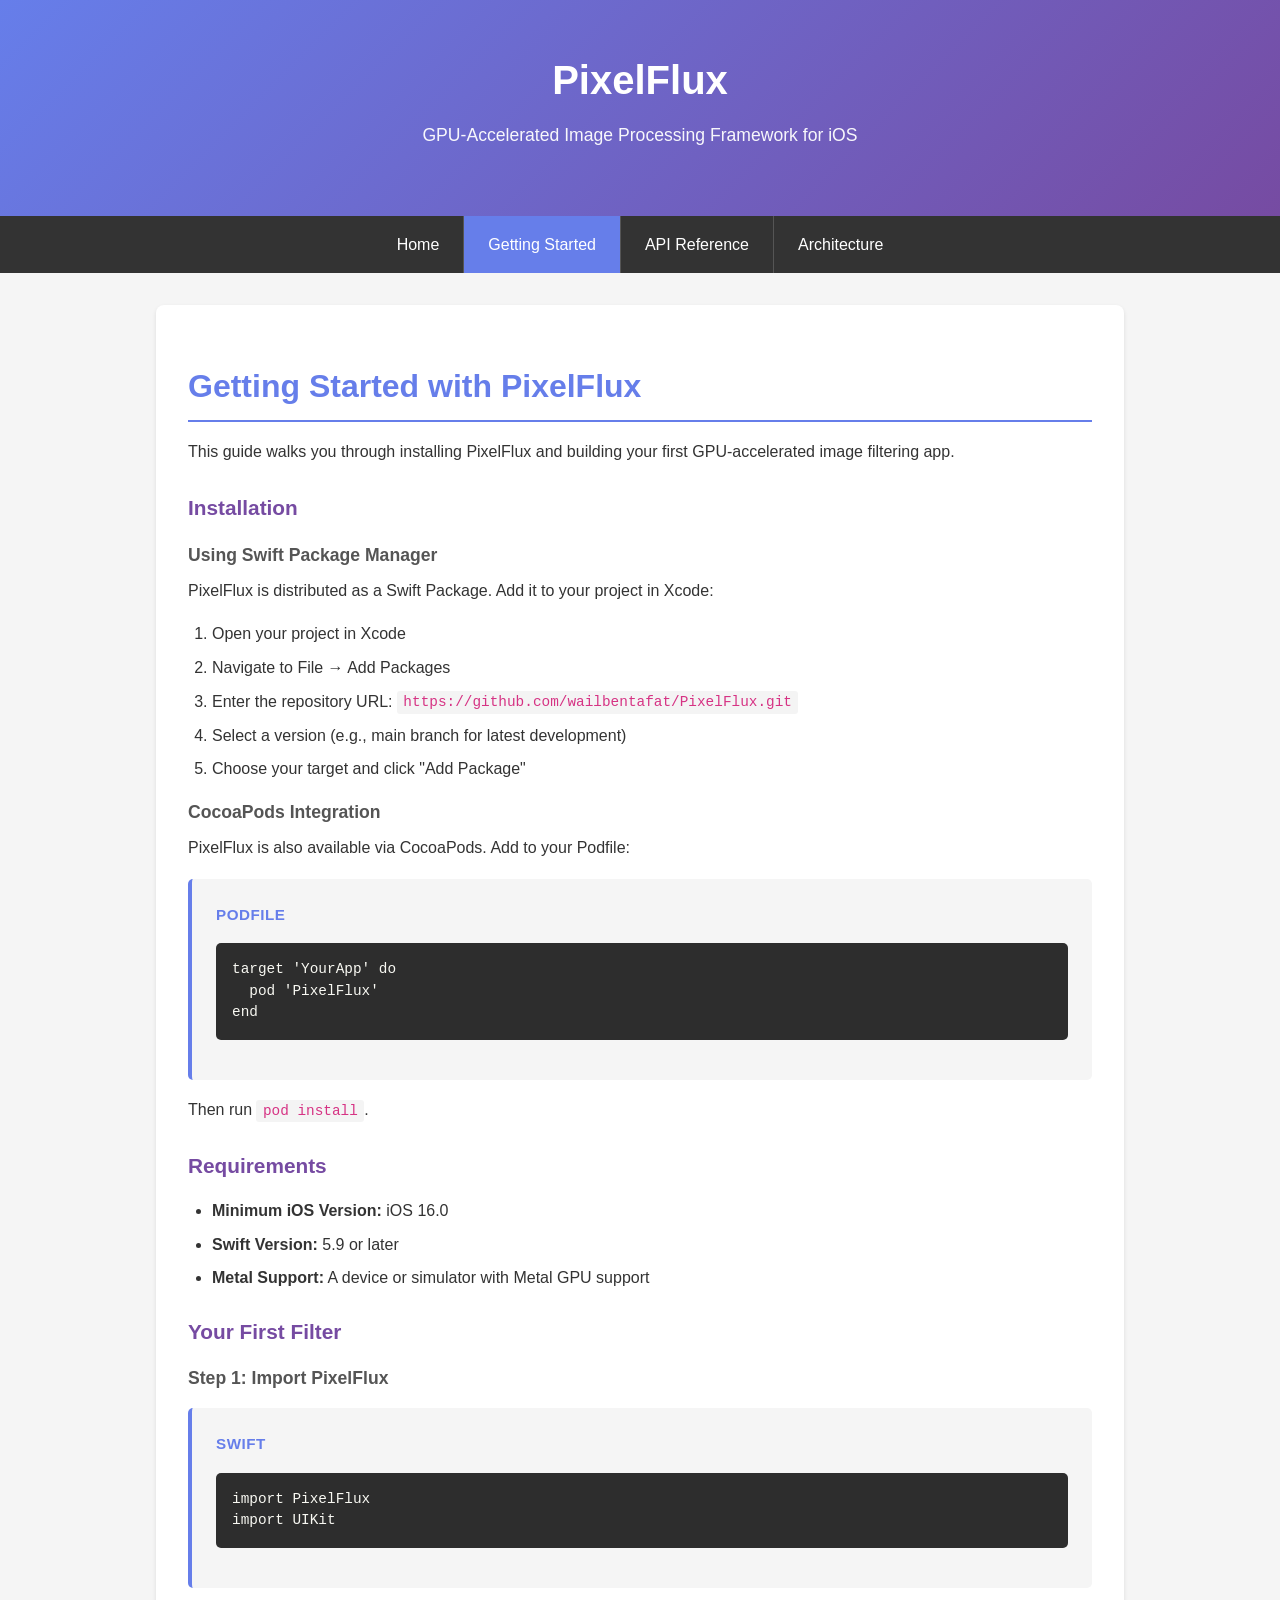
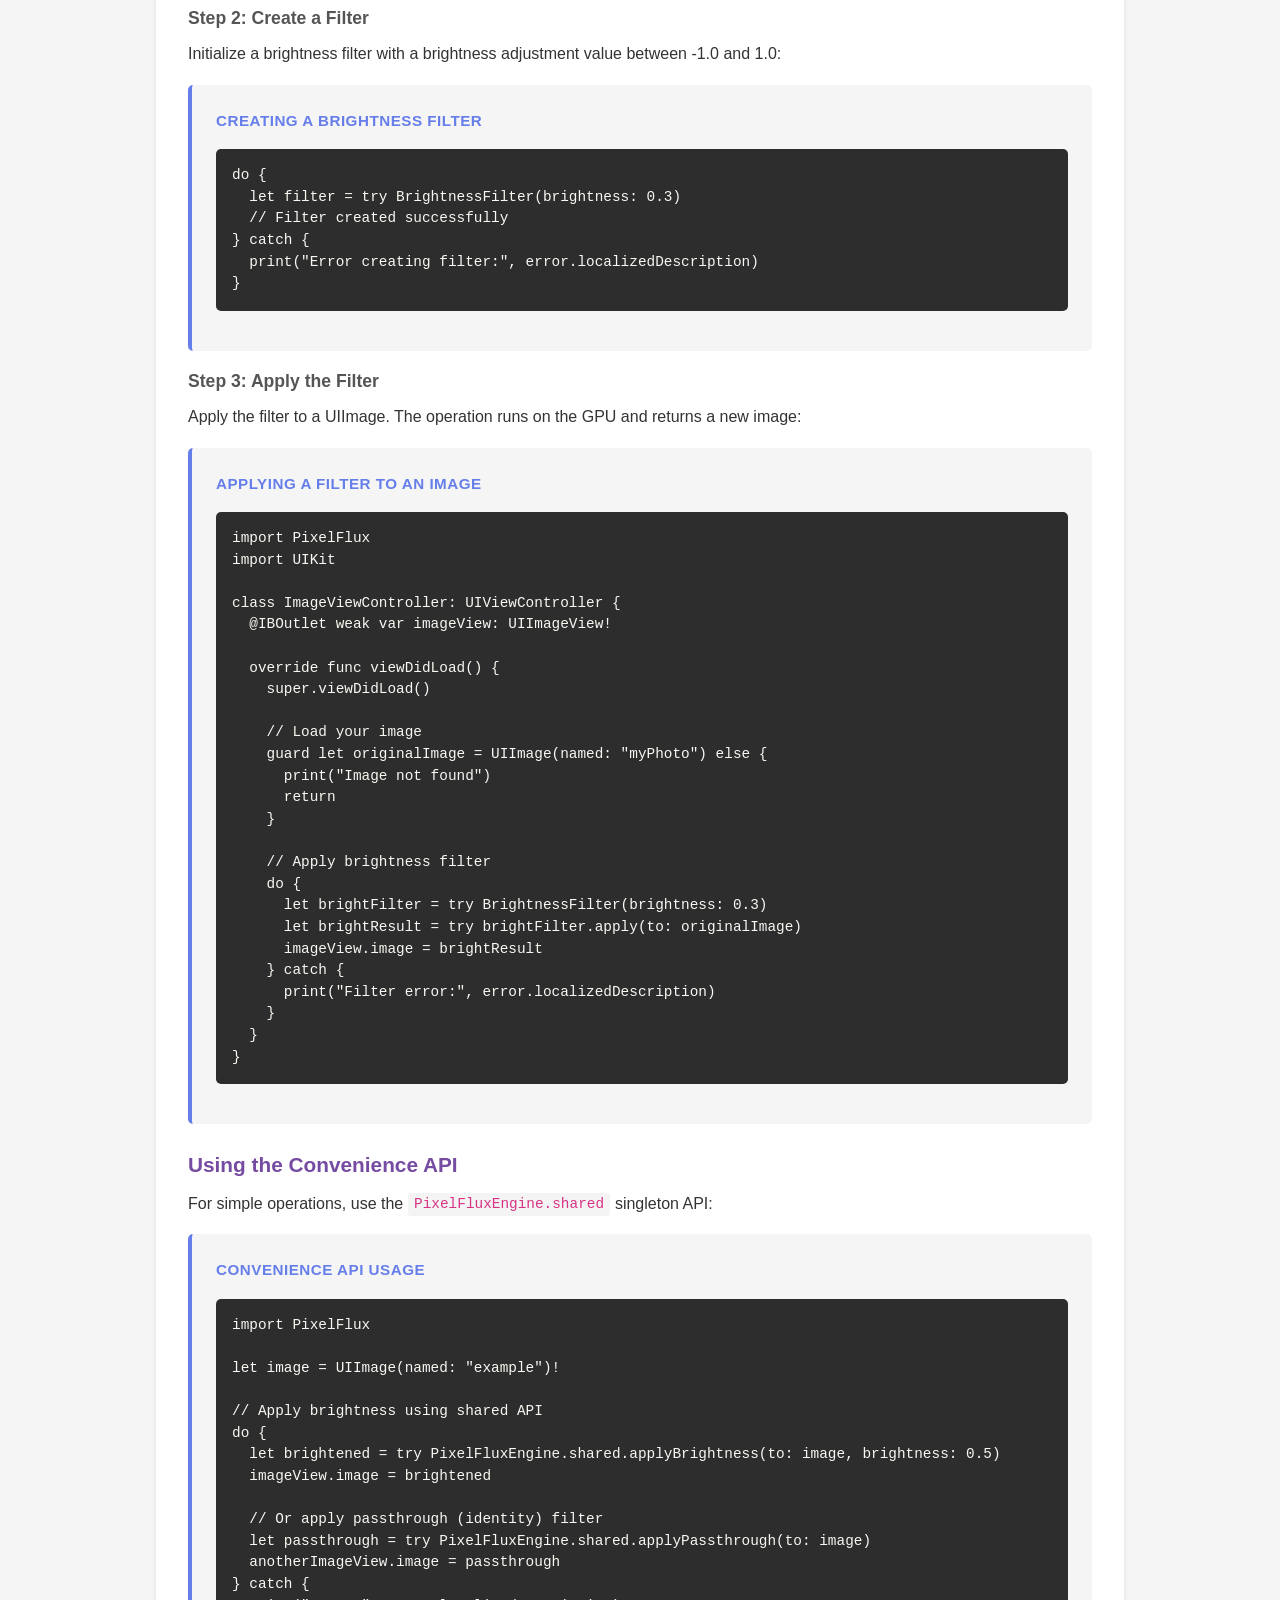
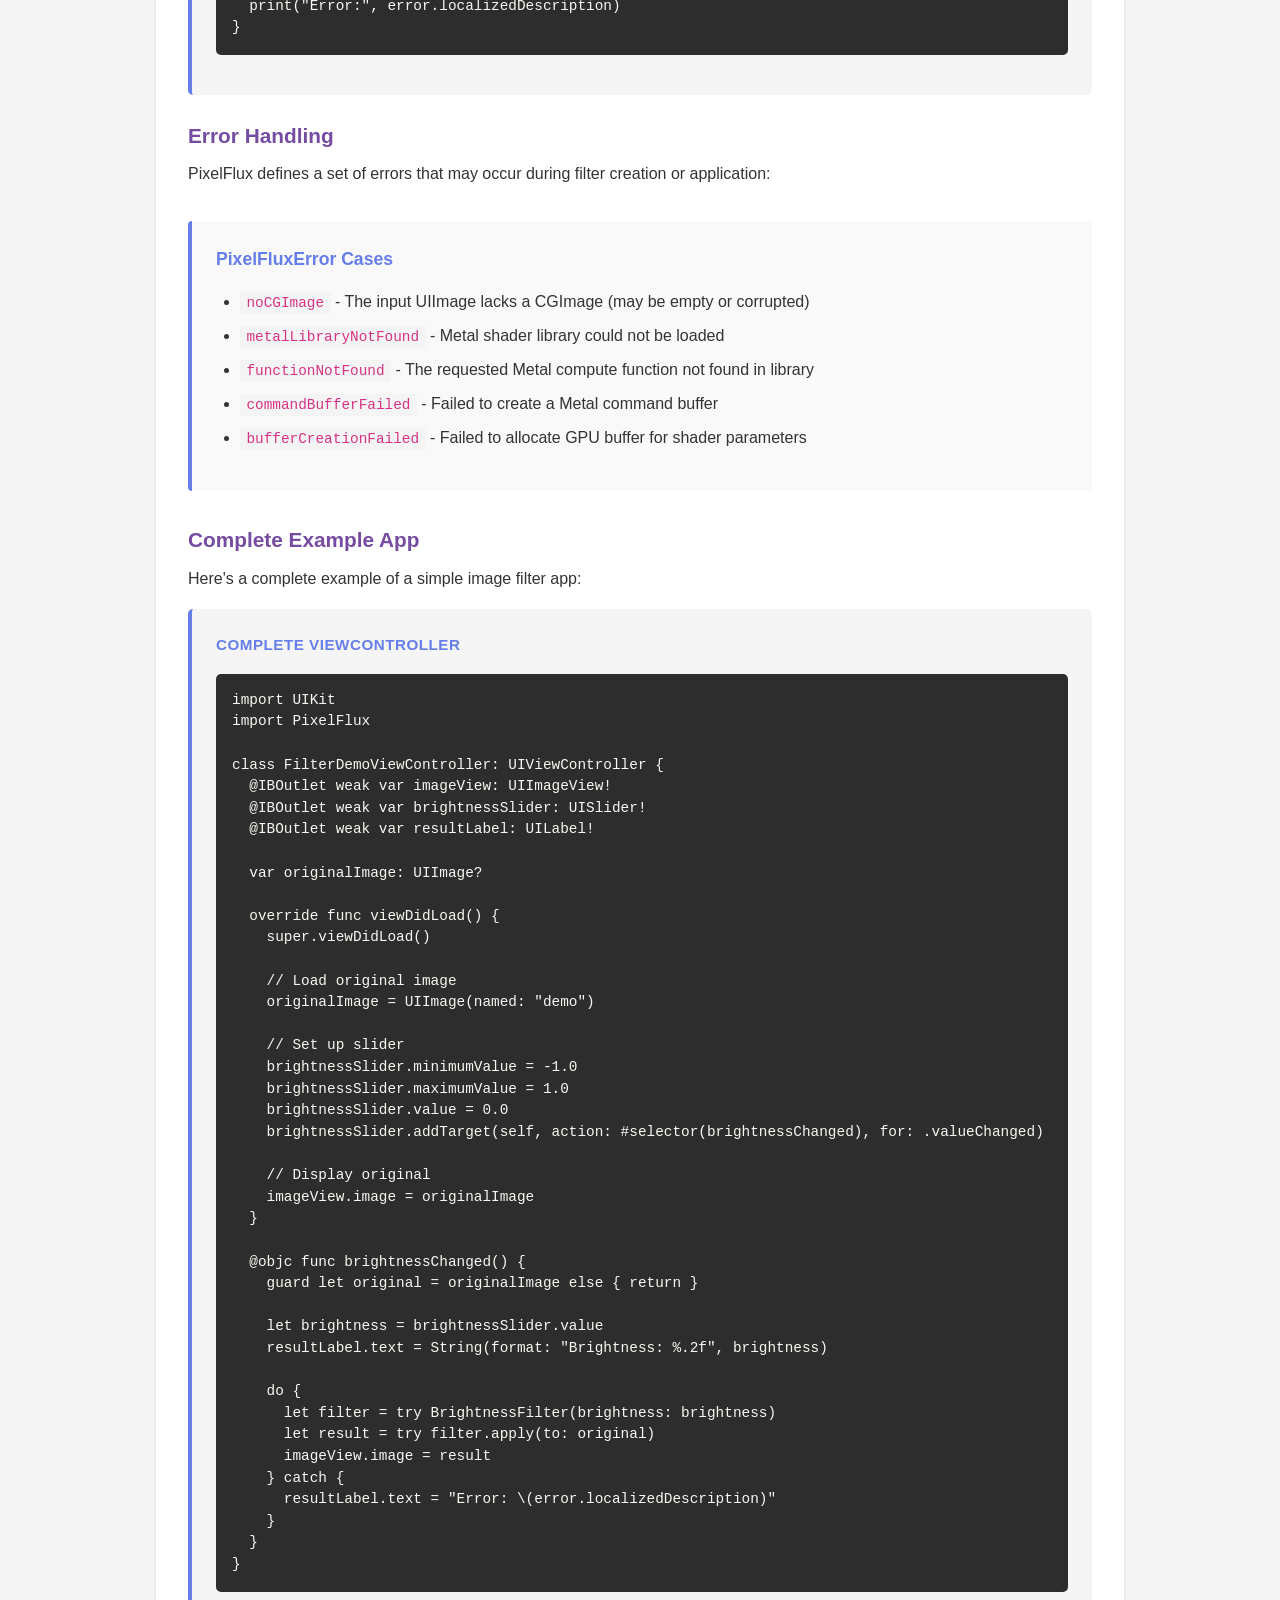
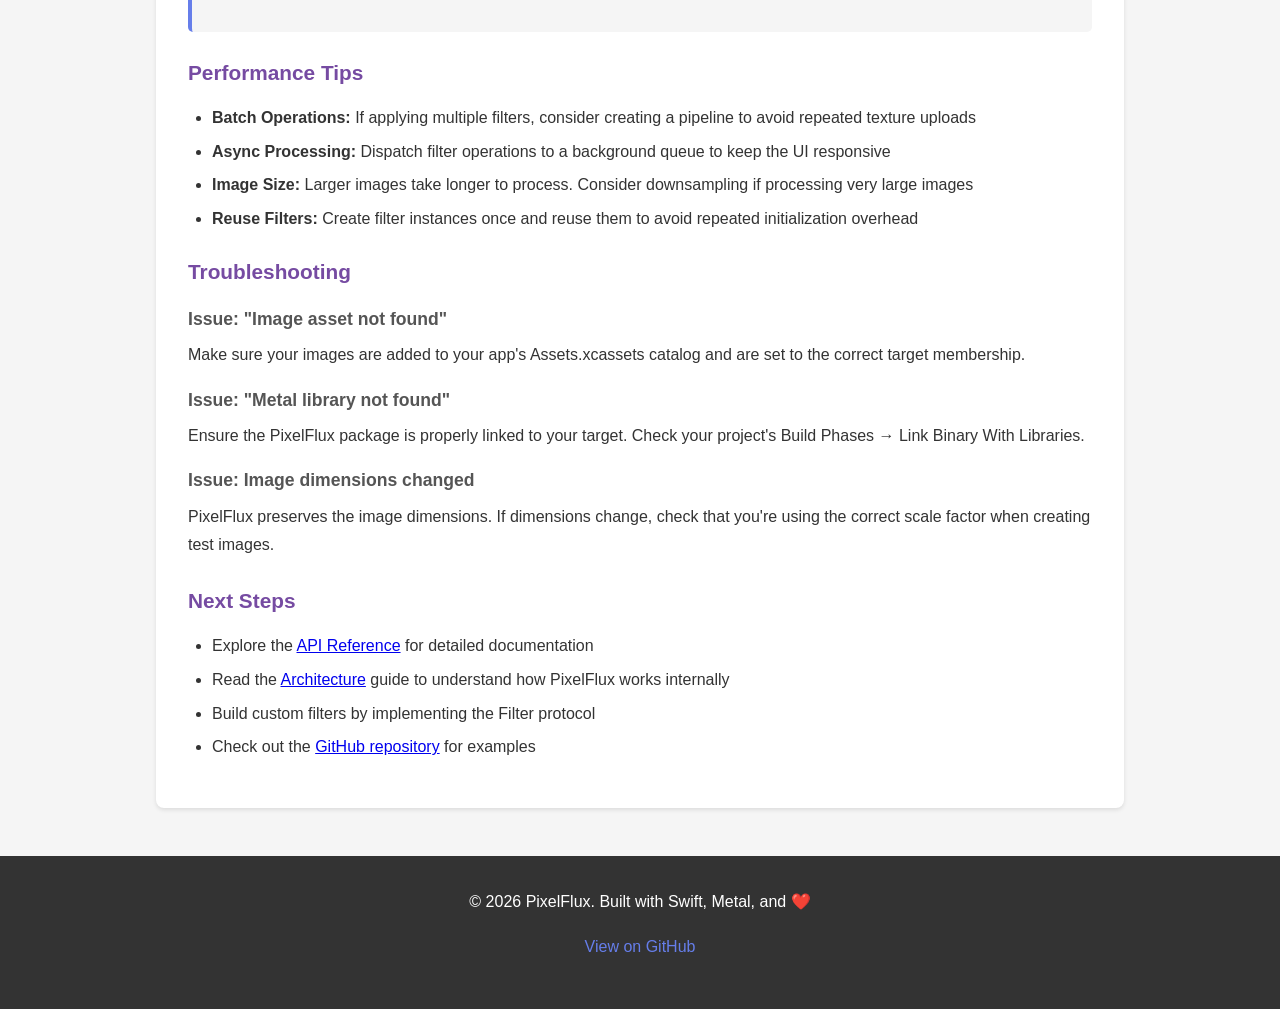
<file: docs/getting-started.html>
<!DOCTYPE html>
<html lang="en">
<head>
  <meta charset="UTF-8">
  <meta name="viewport" content="width=device-width, initial-scale=1.0">
  <title>Getting Started - PixelFlux</title>
  <link rel="stylesheet" href="style.css">
</head>
<body>
  <header>
    <h1>PixelFlux</h1>
    <p>GPU-Accelerated Image Processing Framework for iOS</p>
  </header>

  <nav>
    <a href="index.html">Home</a>
    <a href="getting-started.html" class="active">Getting Started</a>
    <a href="api-reference.html">API Reference</a>
    <a href="architecture.html">Architecture</a>
  </nav>

  <main>
    <div class="container">
      <h2>Getting Started with PixelFlux</h2>
      <p>This guide walks you through installing PixelFlux and building your first GPU-accelerated image filtering app.</p>

      <h3>Installation</h3>

      <h4>Using Swift Package Manager</h4>
      <p>PixelFlux is distributed as a Swift Package. Add it to your project in Xcode:</p>
      <ol>
        <li>Open your project in Xcode</li>
        <li>Navigate to File → Add Packages</li>
        <li>Enter the repository URL: <code>https://github.com/wailbentafat/PixelFlux.git</code></li>
        <li>Select a version (e.g., main branch for latest development)</li>
        <li>Choose your target and click "Add Package"</li>
      </ol>

      <h4>CocoaPods Integration</h4>
      <p>PixelFlux is also available via CocoaPods. Add to your Podfile:</p>
      <div class="code-example">
        <h5>Podfile</h5>
        <pre><code>target 'YourApp' do
  pod 'PixelFlux'
end</code></pre>
      </div>
      <p>Then run <code>pod install</code>.</p>

      <h3>Requirements</h3>
      <ul>
        <li><strong>Minimum iOS Version:</strong> iOS 16.0</li>
        <li><strong>Swift Version:</strong> 5.9 or later</li>
        <li><strong>Metal Support:</strong> A device or simulator with Metal GPU support</li>
      </ul>

      <h3>Your First Filter</h3>

      <h4>Step 1: Import PixelFlux</h4>
      <div class="code-example">
        <h5>Swift</h5>
        <pre><code>import PixelFlux
import UIKit</code></pre>
      </div>

      <h4>Step 2: Create a Filter</h4>
      <p>Initialize a brightness filter with a brightness adjustment value between -1.0 and 1.0:</p>
      <div class="code-example">
        <h5>Creating a Brightness Filter</h5>
        <pre><code>do {
  let filter = try BrightnessFilter(brightness: 0.3)
  // Filter created successfully
} catch {
  print("Error creating filter:", error.localizedDescription)
}</code></pre>
      </div>

      <h4>Step 3: Apply the Filter</h4>
      <p>Apply the filter to a UIImage. The operation runs on the GPU and returns a new image:</p>
      <div class="code-example">
        <h5>Applying a Filter to an Image</h5>
        <pre><code>import PixelFlux
import UIKit

class ImageViewController: UIViewController {
  @IBOutlet weak var imageView: UIImageView!

  override func viewDidLoad() {
    super.viewDidLoad()

    // Load your image
    guard let originalImage = UIImage(named: "myPhoto") else {
      print("Image not found")
      return
    }

    // Apply brightness filter
    do {
      let brightFilter = try BrightnessFilter(brightness: 0.3)
      let brightResult = try brightFilter.apply(to: originalImage)
      imageView.image = brightResult
    } catch {
      print("Filter error:", error.localizedDescription)
    }
  }
}</code></pre>
      </div>

      <h3>Using the Convenience API</h3>

      <p>For simple operations, use the <code>PixelFluxEngine.shared</code> singleton API:</p>
      <div class="code-example">
        <h5>Convenience API Usage</h5>
        <pre><code>import PixelFlux

let image = UIImage(named: "example")!

// Apply brightness using shared API
do {
  let brightened = try PixelFluxEngine.shared.applyBrightness(to: image, brightness: 0.5)
  imageView.image = brightened

  // Or apply passthrough (identity) filter
  let passthrough = try PixelFluxEngine.shared.applyPassthrough(to: image)
  anotherImageView.image = passthrough
} catch {
  print("Error:", error.localizedDescription)
}</code></pre>
      </div>

      <h3>Error Handling</h3>

      <p>PixelFlux defines a set of errors that may occur during filter creation or application:</p>
      <div class="api-section">
        <h4>PixelFluxError Cases</h4>
        <ul>
          <li><code>noCGImage</code> - The input UIImage lacks a CGImage (may be empty or corrupted)</li>
          <li><code>metalLibraryNotFound</code> - Metal shader library could not be loaded</li>
          <li><code>functionNotFound</code> - The requested Metal compute function not found in library</li>
          <li><code>commandBufferFailed</code> - Failed to create a Metal command buffer</li>
          <li><code>bufferCreationFailed</code> - Failed to allocate GPU buffer for shader parameters</li>
        </ul>
      </div>

      <h3>Complete Example App</h3>

      <p>Here's a complete example of a simple image filter app:</p>
      <div class="code-example">
        <h5>Complete ViewController</h5>
        <pre><code>import UIKit
import PixelFlux

class FilterDemoViewController: UIViewController {
  @IBOutlet weak var imageView: UIImageView!
  @IBOutlet weak var brightnessSlider: UISlider!
  @IBOutlet weak var resultLabel: UILabel!

  var originalImage: UIImage?

  override func viewDidLoad() {
    super.viewDidLoad()

    // Load original image
    originalImage = UIImage(named: "demo")

    // Set up slider
    brightnessSlider.minimumValue = -1.0
    brightnessSlider.maximumValue = 1.0
    brightnessSlider.value = 0.0
    brightnessSlider.addTarget(self, action: #selector(brightnessChanged), for: .valueChanged)

    // Display original
    imageView.image = originalImage
  }

  @objc func brightnessChanged() {
    guard let original = originalImage else { return }

    let brightness = brightnessSlider.value
    resultLabel.text = String(format: "Brightness: %.2f", brightness)

    do {
      let filter = try BrightnessFilter(brightness: brightness)
      let result = try filter.apply(to: original)
      imageView.image = result
    } catch {
      resultLabel.text = "Error: \(error.localizedDescription)"
    }
  }
}</code></pre>
      </div>

      <h3>Performance Tips</h3>
      <ul>
        <li><strong>Batch Operations:</strong> If applying multiple filters, consider creating a pipeline to avoid repeated texture uploads</li>
        <li><strong>Async Processing:</strong> Dispatch filter operations to a background queue to keep the UI responsive</li>
        <li><strong>Image Size:</strong> Larger images take longer to process. Consider downsampling if processing very large images</li>
        <li><strong>Reuse Filters:</strong> Create filter instances once and reuse them to avoid repeated initialization overhead</li>
      </ul>

      <h3>Troubleshooting</h3>

      <h4>Issue: "Image asset not found"</h4>
      <p>Make sure your images are added to your app's Assets.xcassets catalog and are set to the correct target membership.</p>

      <h4>Issue: "Metal library not found"</h4>
      <p>Ensure the PixelFlux package is properly linked to your target. Check your project's Build Phases → Link Binary With Libraries.</p>

      <h4>Issue: Image dimensions changed</h4>
      <p>PixelFlux preserves the image dimensions. If dimensions change, check that you're using the correct scale factor when creating test images.</p>

      <h3>Next Steps</h3>
      <ul>
        <li>Explore the <a href="api-reference.html">API Reference</a> for detailed documentation</li>
        <li>Read the <a href="architecture.html">Architecture</a> guide to understand how PixelFlux works internally</li>
        <li>Build custom filters by implementing the Filter protocol</li>
        <li>Check out the <a href="https://github.com/wailbentafat/PixelFlux" target="_blank">GitHub repository</a> for examples</li>
      </ul>
    </div>
  </main>

  <footer>
    <p>&copy; 2026 PixelFlux. Built with Swift, Metal, and ❤️</p>
    <p><a href="https://github.com/wailbentafat/PixelFlux" target="_blank">View on GitHub</a></p>
  </footer>
</body>
</html>
</file>
<file: docs/style.css>
* {
  margin: 0;
  padding: 0;
  box-sizing: border-box;
}

body {
  font-family: -apple-system, BlinkMacSystemFont, 'Segoe UI', Roboto, Oxygen, Ubuntu, Cantarell, sans-serif;
  line-height: 1.6;
  color: #333;
  background: #f5f5f5;
}

header {
  background: linear-gradient(135deg, #667eea 0%, #764ba2 100%);
  color: white;
  padding: 3rem 2rem;
  text-align: center;
}

header h1 {
  font-size: 2.5rem;
  margin-bottom: 0.5rem;
}

header p {
  font-size: 1.1rem;
  opacity: 0.95;
}

nav {
  background: #333;
  padding: 0;
  margin: 0;
  display: flex;
  flex-wrap: wrap;
  justify-content: center;
}

nav a {
  color: white;
  padding: 1rem 1.5rem;
  text-decoration: none;
  border-right: 1px solid #555;
  transition: background 0.3s;
}

nav a:last-child {
  border-right: none;
}

nav a:hover,
nav a.active {
  background: #667eea;
}

main {
  max-width: 1000px;
  margin: 2rem auto;
  padding: 0 1rem;
}

.container {
  background: white;
  border-radius: 8px;
  padding: 2rem;
  margin-bottom: 2rem;
  box-shadow: 0 2px 4px rgba(0,0,0,0.1);
}

h2 {
  color: #667eea;
  font-size: 2rem;
  margin: 1.5rem 0 1rem;
  border-bottom: 2px solid #667eea;
  padding-bottom: 0.5rem;
}

h3 {
  color: #764ba2;
  font-size: 1.3rem;
  margin: 1.5rem 0 0.5rem;
}

h4 {
  color: #555;
  font-size: 1.1rem;
  margin: 1rem 0 0.5rem;
}

p {
  margin-bottom: 1rem;
  line-height: 1.8;
}

code {
  background: #f4f4f4;
  padding: 0.2rem 0.4rem;
  border-radius: 3px;
  font-family: 'Courier New', monospace;
  font-size: 0.9rem;
  color: #d63384;
}

pre {
  background: #2d2d2d;
  color: #f8f8f2;
  padding: 1rem;
  border-radius: 5px;
  overflow-x: auto;
  margin: 1rem 0;
  font-family: 'Courier New', monospace;
  font-size: 0.9rem;
  line-height: 1.5;
}

pre code {
  background: none;
  color: inherit;
  padding: 0;
}

ul, ol {
  margin: 1rem 0 1rem 1.5rem;
}

li {
  margin-bottom: 0.5rem;
}

.feature-list {
  display: grid;
  grid-template-columns: repeat(auto-fit, minmax(250px, 1fr));
  gap: 1.5rem;
  margin: 2rem 0;
}

.feature-item {
  background: linear-gradient(135deg, #667eea15 0%, #764ba215 100%);
  padding: 1.5rem;
  border-radius: 8px;
  border-left: 4px solid #667eea;
}

.feature-item h4 {
  color: #667eea;
  margin-top: 0;
}

.api-section {
  margin: 2rem 0;
  padding: 1.5rem;
  background: #f9f9f9;
  border-left: 4px solid #667eea;
  border-radius: 4px;
}

.api-section h4 {
  color: #667eea;
  margin-top: 0;
}

.parameter {
  display: flex;
  margin: 0.5rem 0;
  font-size: 0.95rem;
}

.parameter-name {
  font-weight: bold;
  color: #764ba2;
  min-width: 120px;
}

.parameter-type {
  color: #666;
  margin: 0 0.5rem;
}

.parameter-desc {
  flex: 1;
}

.code-example {
  background: #f5f5f5;
  padding: 1.5rem;
  border-radius: 5px;
  margin: 1rem 0;
  border-left: 4px solid #667eea;
}

.code-example h5 {
  color: #667eea;
  margin-top: 0;
  font-size: 0.95rem;
  text-transform: uppercase;
  letter-spacing: 0.5px;
}

table {
  width: 100%;
  border-collapse: collapse;
  margin: 1rem 0;
}

th, td {
  padding: 0.75rem;
  text-align: left;
  border-bottom: 1px solid #ddd;
}

th {
  background: #667eea;
  color: white;
}

tr:hover {
  background: #f9f9f9;
}

.badge {
  display: inline-block;
  padding: 0.25rem 0.75rem;
  background: #667eea;
  color: white;
  border-radius: 20px;
  font-size: 0.85rem;
  margin-right: 0.5rem;
}

.badge.optional {
  background: #6c757d;
}

.badge.required {
  background: #dc3545;
}

.button {
  display: inline-block;
  padding: 0.75rem 1.5rem;
  background: #667eea;
  color: white;
  text-decoration: none;
  border-radius: 5px;
  transition: background 0.3s;
  border: none;
  cursor: pointer;
  font-size: 1rem;
}

.button:hover {
  background: #764ba2;
}

.button.secondary {
  background: #6c757d;
}

.button.secondary:hover {
  background: #5a6268;
}

footer {
  background: #333;
  color: white;
  text-align: center;
  padding: 2rem;
  margin-top: 3rem;
}

footer a {
  color: #667eea;
  text-decoration: none;
}

footer a:hover {
  text-decoration: underline;
}

@media (max-width: 768px) {
  header h1 {
    font-size: 1.8rem;
  }

  nav {
    flex-direction: column;
  }

  nav a {
    border-right: none;
    border-bottom: 1px solid #555;
  }

  nav a:last-child {
    border-bottom: none;
  }

  .feature-list {
    grid-template-columns: 1fr;
  }

  .container {
    padding: 1.5rem;
  }
}
</file>
